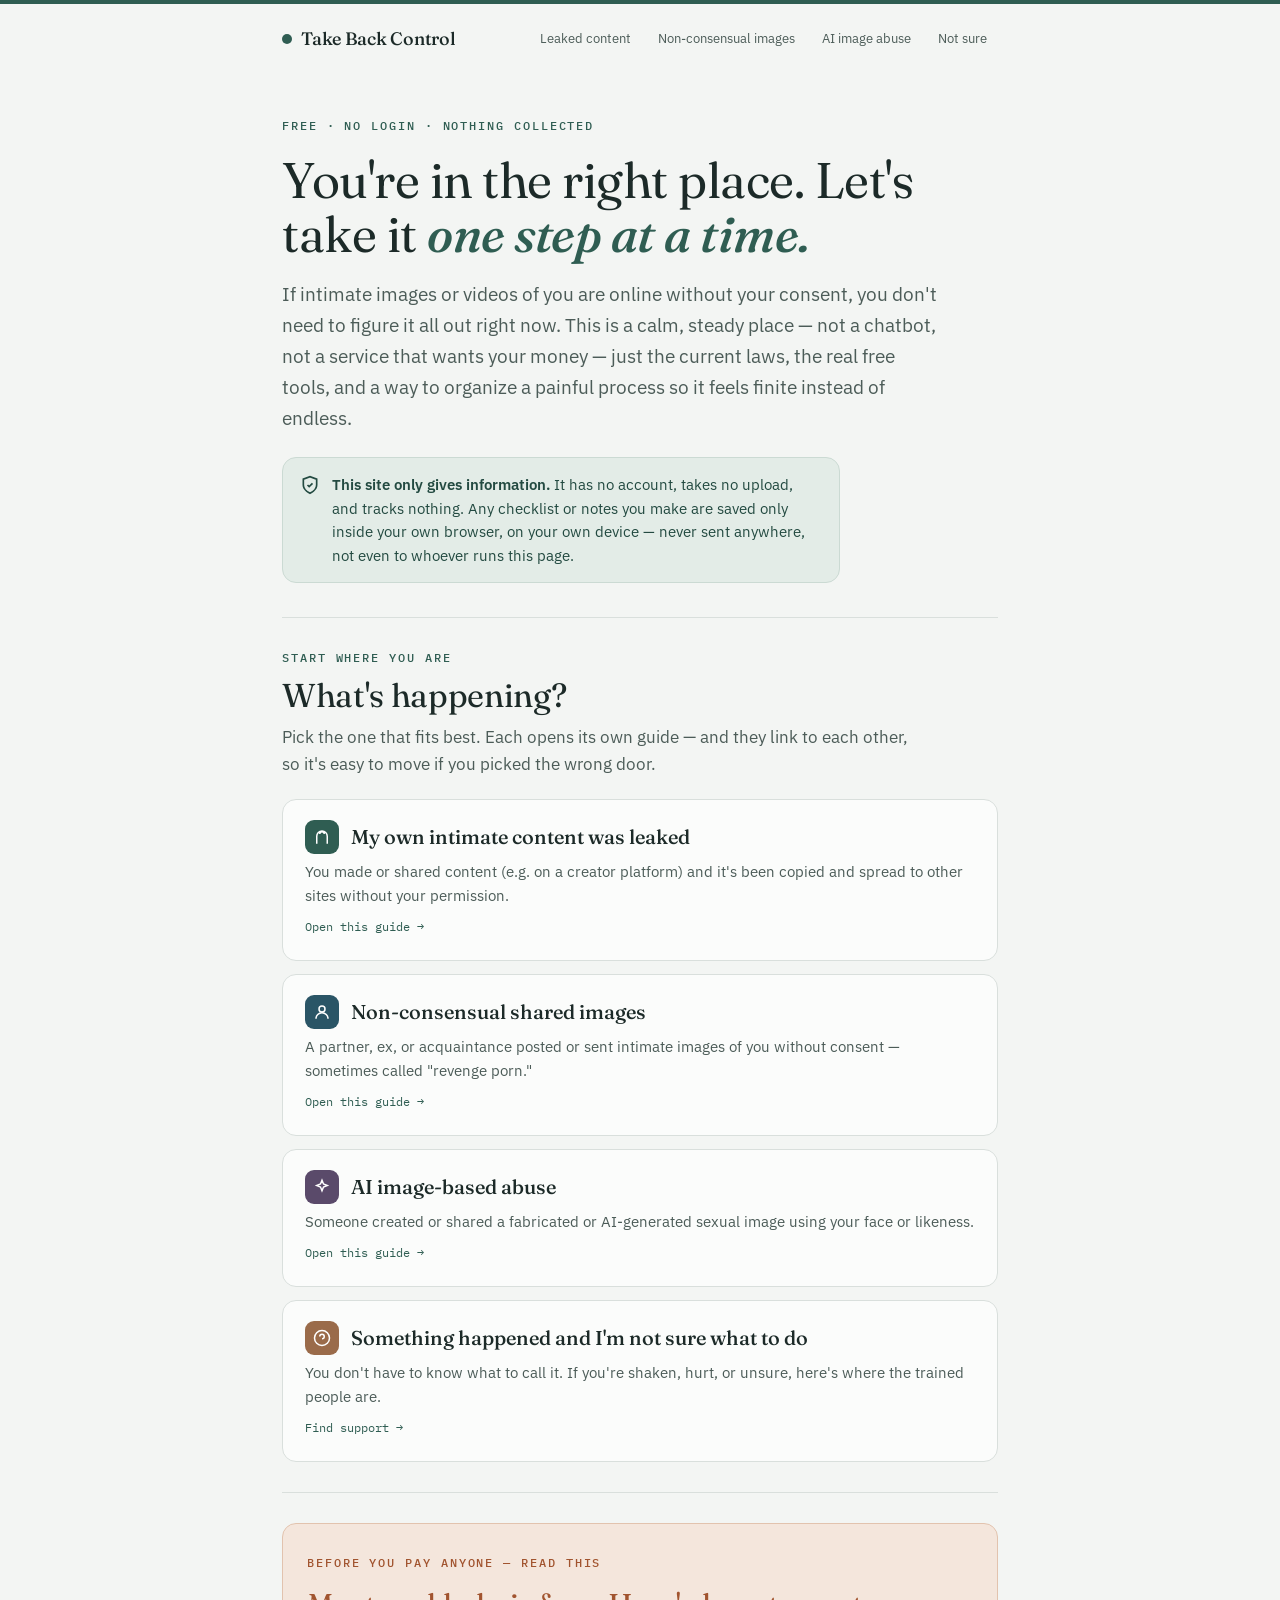
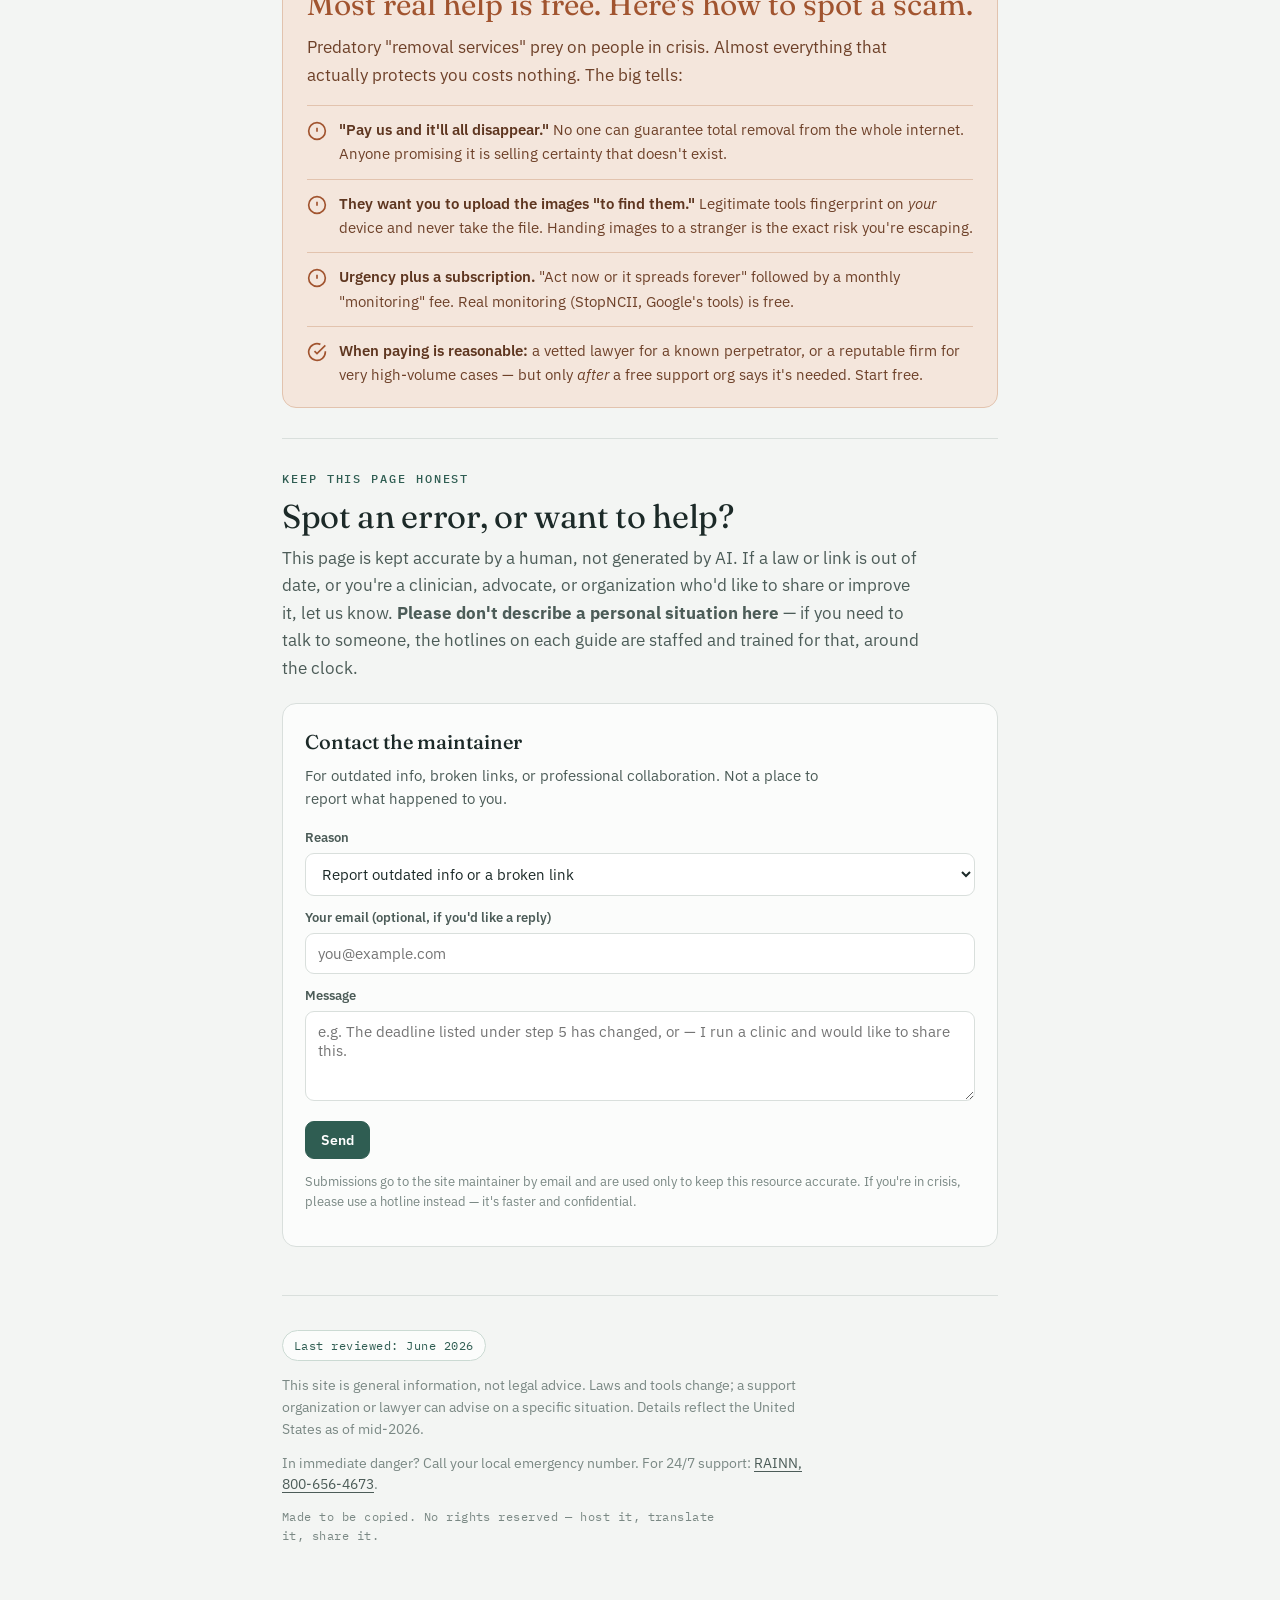
<file: index.html>
<!DOCTYPE html>
<html lang="en">
<head>
<meta charset="UTF-8">
<meta name="viewport" content="width=device-width, initial-scale=1.0">
<title>Take Back Control — Free help removing intimate images shared without consent</title>
<meta name="description" content="A calm, free, no-login place to find current resources, the latest laws, and a way to organize the removal of intimate images shared without your consent. No data collected.">
<link rel="preconnect" href="https://fonts.googleapis.com">
<link rel="preconnect" href="https://fonts.gstatic.com" crossorigin>
<link href="https://fonts.googleapis.com/css2?family=Fraunces:opsz,wght@9..144,380;9..144,500;9..144,600&family=IBM+Plex+Sans:wght@400;500;600&family=IBM+Plex+Mono:wght@400;500&display=swap" rel="stylesheet">
<link rel="stylesheet" href="style.css">
<style>:root{--accent:#2F5D52}</style>
</head>
<body data-page="hub">
<div class="topstripe"></div>
<div class="wrap">

  <nav class="nav">
    <a class="brand" href="index.html"><span class="dot"></span>Take Back Control</a>
    <div class="navlinks">
      <a href="leaked.html">Leaked content</a>
      <a href="shared-without-consent.html">Non-consensual images</a>
      <a href="ai-image-abuse.html">AI image abuse</a>
      <a href="non-consensual.html">Not sure</a>
    </div>
  </nav>

  <header class="hero">
    <span class="eyebrow">Free · No login · Nothing collected</span>
    <h1>You're in the right place. Let's take it <em>one step at a time.</em></h1>
    <p class="lead">If intimate images or videos of you are online without your consent, you don't need to figure it all out right now. This is a calm, steady place — not a chatbot, not a service that wants your money — just the current laws, the real free tools, and a way to organize a painful process so it feels finite instead of endless.</p>
    <div class="privacy-badge">
      <svg width="20" height="20" viewBox="0 0 24 24" fill="none" stroke="currentColor" stroke-width="2"><path d="M12 22s8-4 8-10V5l-8-3-8 3v7c0 6 8 10 8 10z"/><path d="M9 12l2 2 4-4"/></svg>
      <div><b>This site only gives information.</b> It has no account, takes no upload, and tracks nothing. Any checklist or notes you make are saved only inside your own browser, on your own device — never sent anywhere, not even to whoever runs this page.</div>
    </div>
  </header>

  <hr class="divider">

  <section>
    <div class="sec-head">
      <span class="eyebrow">Start where you are</span>
      <h2>What's happening?</h2>
      <p>Pick the one that fits best. Each opens its own guide — and they link to each other, so it's easy to move if you picked the wrong door.</p>
    </div>
    <div class="doors">

      <a class="door" href="leaked.html">
        <div class="d-top">
          <span class="d-stripe" style="background:#2F5D52">
            <svg width="18" height="18" viewBox="0 0 24 24" fill="none" stroke="currentColor" stroke-width="2"><path d="M15 8a3 3 0 10-6 0M5 21V11a7 7 0 0114 0v10"/></svg>
          </span>
          <h3>My own intimate content was leaked</h3>
        </div>
        <p>You made or shared content (e.g. on a creator platform) and it's been copied and spread to other sites without your permission.</p>
        <span class="go">Open this guide →</span>
      </a>

      <a class="door" href="shared-without-consent.html">
        <div class="d-top">
          <span class="d-stripe" style="background:#2A5566">
            <svg width="18" height="18" viewBox="0 0 24 24" fill="none" stroke="currentColor" stroke-width="2"><circle cx="12" cy="8" r="4"/><path d="M4 21a8 8 0 0116 0"/></svg>
          </span>
          <h3>Non-consensual shared images</h3>
        </div>
        <p>A partner, ex, or acquaintance posted or sent intimate images of you without consent — sometimes called "revenge porn."</p>
        <span class="go">Open this guide →</span>
      </a>

      <a class="door" href="ai-image-abuse.html">
        <div class="d-top">
          <span class="d-stripe" style="background:#5A4A6A">
            <svg width="18" height="18" viewBox="0 0 24 24" fill="none" stroke="currentColor" stroke-width="2"><path d="M12 3l2 5 5 2-5 2-2 5-2-5-5-2 5-2z"/></svg>
          </span>
          <h3>AI image-based abuse</h3>
        </div>
        <p>Someone created or shared a fabricated or AI-generated sexual image using your face or likeness.</p>
        <span class="go">Open this guide →</span>
      </a>

      <a class="door" href="non-consensual.html">
        <div class="d-top">
          <span class="d-stripe" style="background:#9A6B4A">
            <svg width="18" height="18" viewBox="0 0 24 24" fill="none" stroke="currentColor" stroke-width="2"><path d="M12 17h.01M12 13a3 3 0 10-3-3"/><circle cx="12" cy="12" r="10"/></svg>
          </span>
          <h3>Something happened and I'm not sure what to do</h3>
        </div>
        <p>You don't have to know what to call it. If you're shaken, hurt, or unsure, here's where the trained people are.</p>
        <span class="go">Find support →</span>
      </a>

    </div>
  </section>

  <hr class="divider">

  <section>
    <div class="scam">
      <span class="eyebrow">Before you pay anyone — read this</span>
      <h2>Most real help is free. Here's how to spot a scam.</h2>
      <p>Predatory "removal services" prey on people in crisis. Almost everything that actually protects you costs nothing. The big tells:</p>
      <div class="flag">
        <svg width="20" height="20" viewBox="0 0 24 24" fill="none" stroke="currentColor" stroke-width="2"><circle cx="12" cy="12" r="10"/><path d="M12 8v5M12 16h.01"/></svg>
        <span><b>"Pay us and it'll all disappear."</b> No one can guarantee total removal from the whole internet. Anyone promising it is selling certainty that doesn't exist.</span>
      </div>
      <div class="flag">
        <svg width="20" height="20" viewBox="0 0 24 24" fill="none" stroke="currentColor" stroke-width="2"><circle cx="12" cy="12" r="10"/><path d="M12 8v5M12 16h.01"/></svg>
        <span><b>They want you to upload the images "to find them."</b> Legitimate tools fingerprint on <i>your</i> device and never take the file. Handing images to a stranger is the exact risk you're escaping.</span>
      </div>
      <div class="flag">
        <svg width="20" height="20" viewBox="0 0 24 24" fill="none" stroke="currentColor" stroke-width="2"><circle cx="12" cy="12" r="10"/><path d="M12 8v5M12 16h.01"/></svg>
        <span><b>Urgency plus a subscription.</b> "Act now or it spreads forever" followed by a monthly "monitoring" fee. Real monitoring (StopNCII, Google's tools) is free.</span>
      </div>
      <div class="flag">
        <svg width="20" height="20" viewBox="0 0 24 24" fill="none" stroke="currentColor" stroke-width="2"><path d="M22 11.08V12a10 10 0 11-5.93-9.14"/><path d="M22 4L12 14.01l-3-3"/></svg>
        <span><b>When paying is reasonable:</b> a vetted lawyer for a known perpetrator, or a reputable firm for very high-volume cases — but only <i>after</i> a free support org says it's needed. Start free.</span>
      </div>
    </div>
  </section>

  <hr class="divider">

  <section>
    <div class="sec-head">
      <span class="eyebrow">Keep this page honest</span>
      <h2>Spot an error, or want to help?</h2>
      <p>This page is kept accurate by a human, not generated by AI. If a law or link is out of date, or you're a clinician, advocate, or organization who'd like to share or improve it, let us know. <b>Please don't describe a personal situation here</b> — if you need to talk to someone, the hotlines on each guide are staffed and trained for that, around the clock.</p>
    </div>
    <div class="contact" id="contact">
      <h3>Contact the maintainer</h3>
      <p class="sub">For outdated info, broken links, or professional collaboration. Not a place to report what happened to you.</p>
      <!-- SET UP: create a free form at https://formspree.io, then paste your form's URL into the action below.
           It will email submissions to the address you register. Replace YOUR_FORM_ID. -->
      <form action="https://formspree.io/f/YOUR_FORM_ID" method="POST">
        <div class="field">
          <label for="reason">Reason</label>
          <select id="reason" name="reason">
            <option>Report outdated info or a broken link</option>
            <option>I'm a clinician / advocate / organization who'd like to help</option>
            <option>Other (not a personal report)</option>
          </select>
        </div>
        <div class="field">
          <label for="email">Your email (optional, if you'd like a reply)</label>
          <input type="email" id="email" name="email" placeholder="you@example.com">
        </div>
        <div class="field">
          <label for="message">Message</label>
          <textarea id="message" name="message" placeholder="e.g. The deadline listed under step 5 has changed, or — I run a clinic and would like to share this."></textarea>
        </div>
        <button class="btn" type="submit">Send</button>
        <p class="note">Submissions go to the site maintainer by email and are used only to keep this resource accurate. If you're in crisis, please use a hotline instead — it's faster and confidential.</p>
      </form>
    </div>
  </section>

  <footer>
    <span class="reviewed">Last reviewed: June 2026</span>
    <p>This site is general information, not legal advice. Laws and tools change; a support organization or lawyer can advise on a specific situation. Details reflect the United States as of mid-2026.</p>
    <p>In immediate danger? Call your local emergency number. For 24/7 support: <a href="tel:18006564673">RAINN, 800-656-4673</a>.</p>
    <p class="made">Made to be copied. No rights reserved — host it, translate it, share it.</p>
  </footer>

</div>
<script src="app.js"></script>
</body>
</html>
</file>
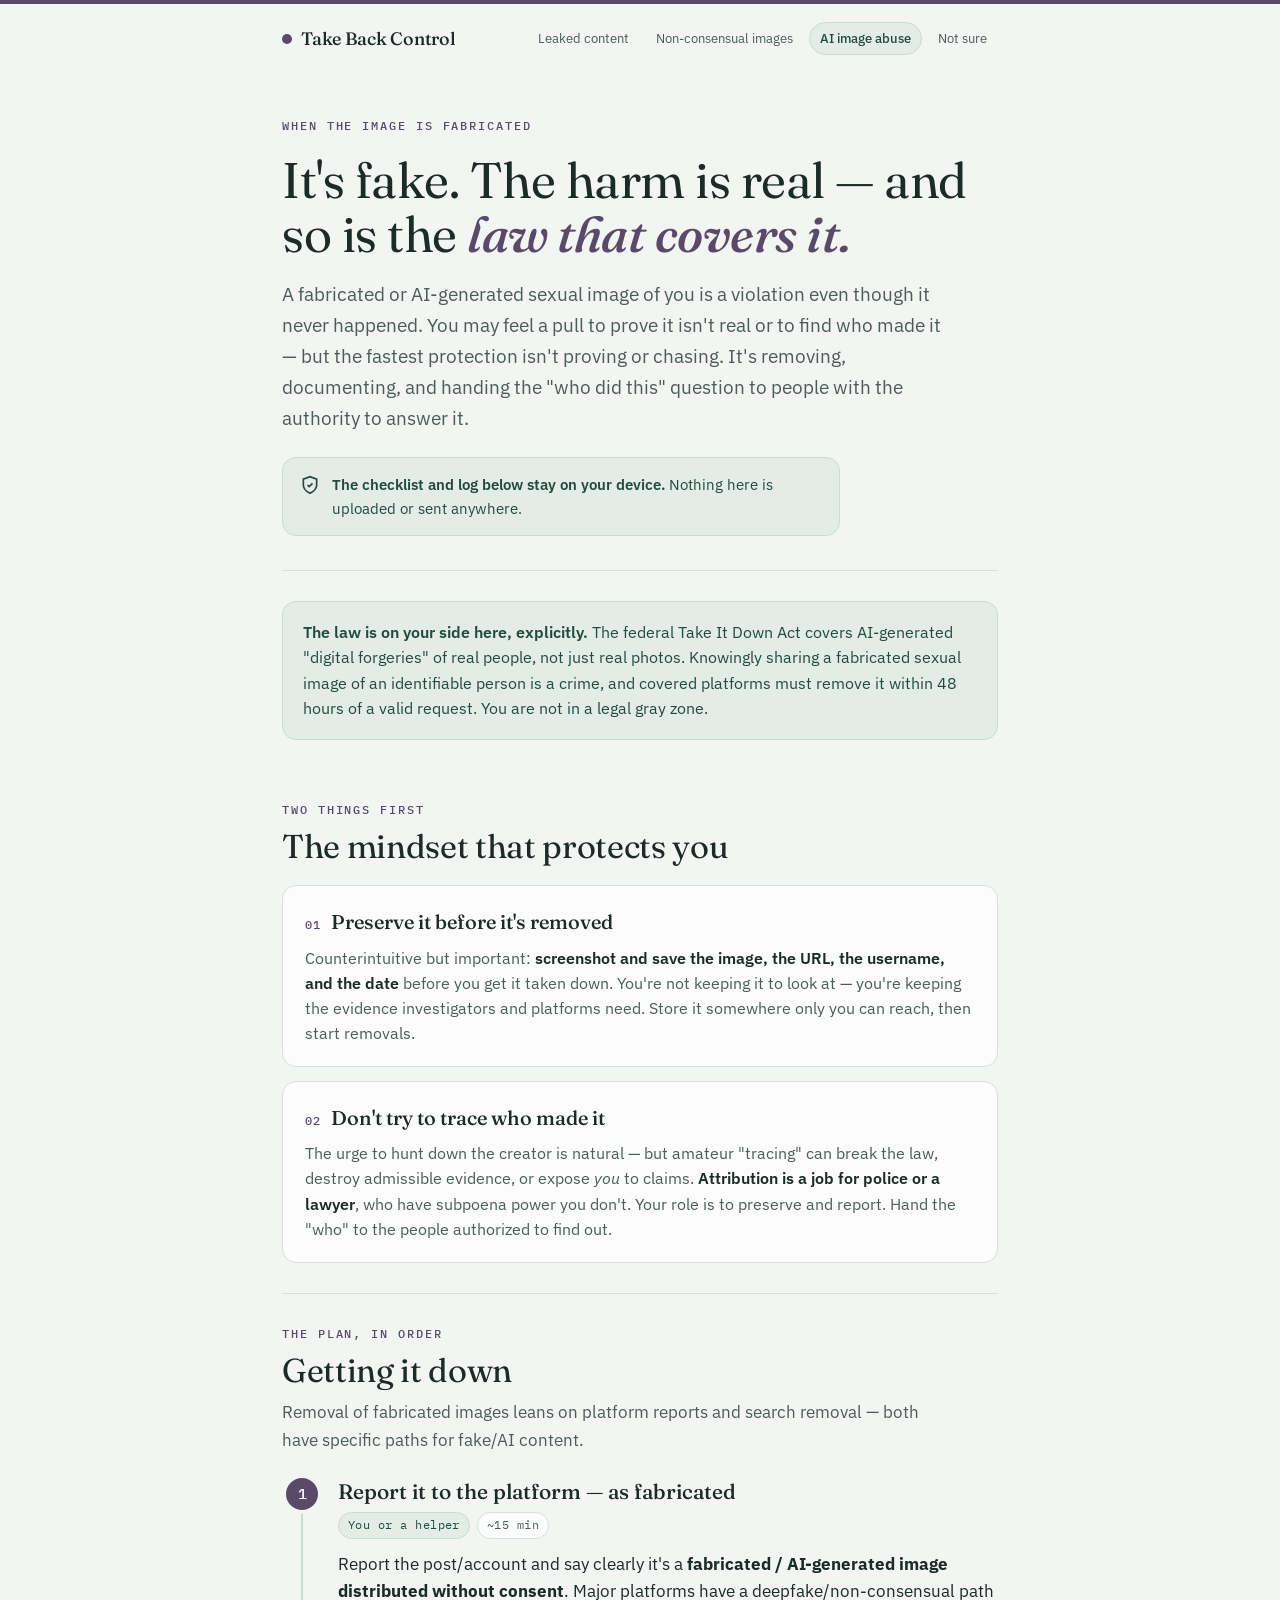
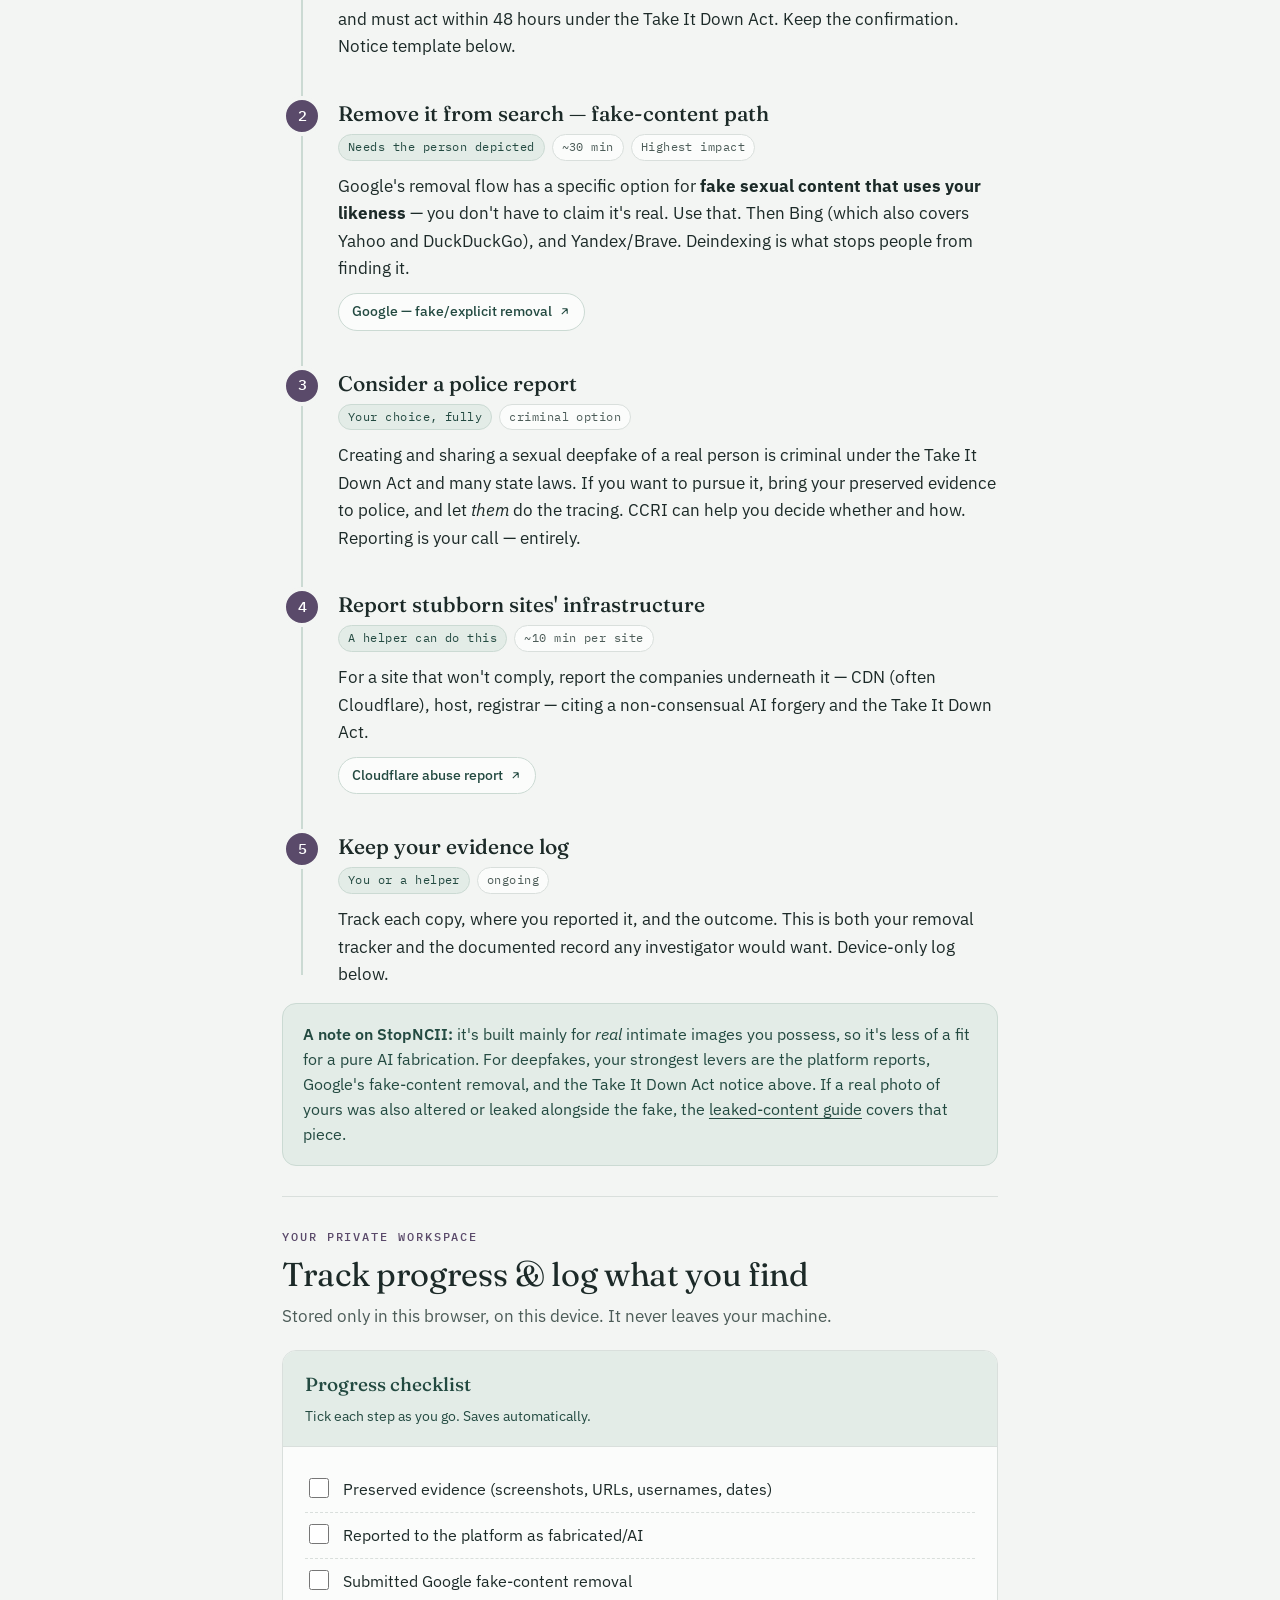
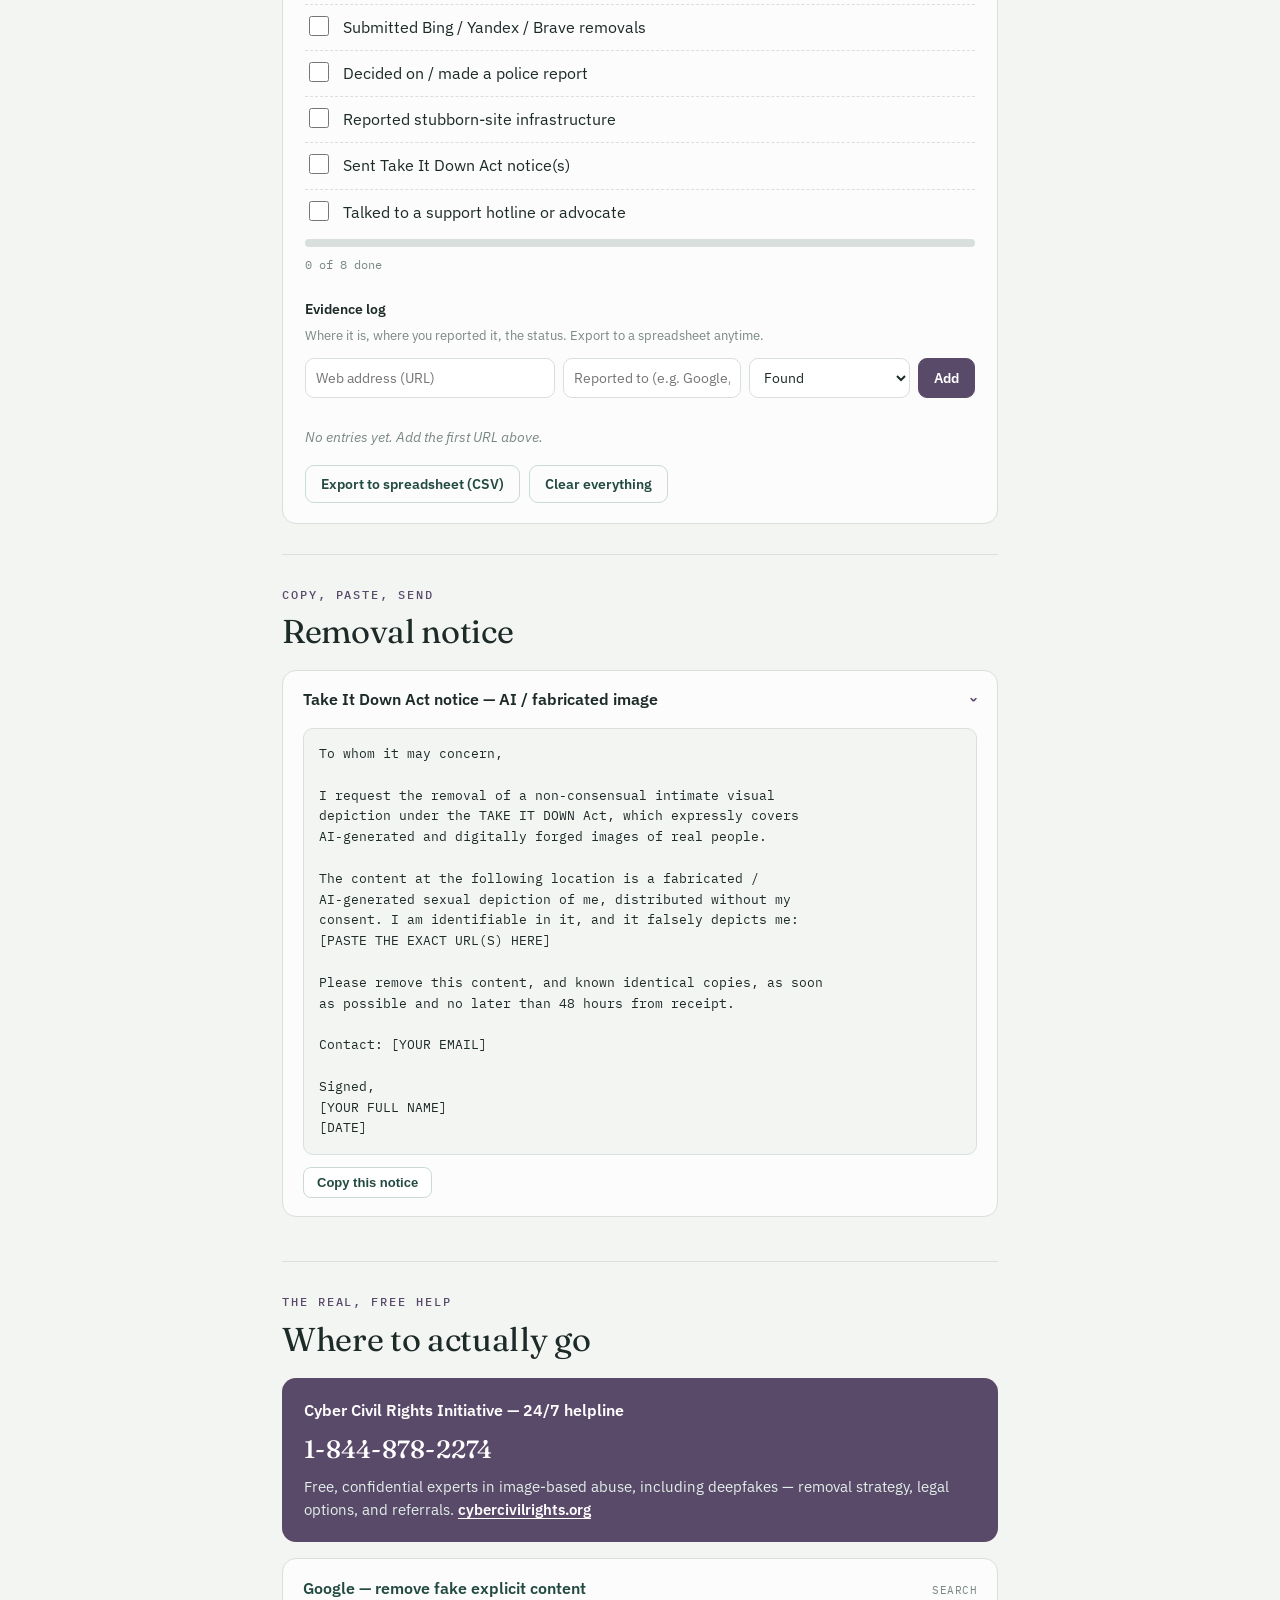
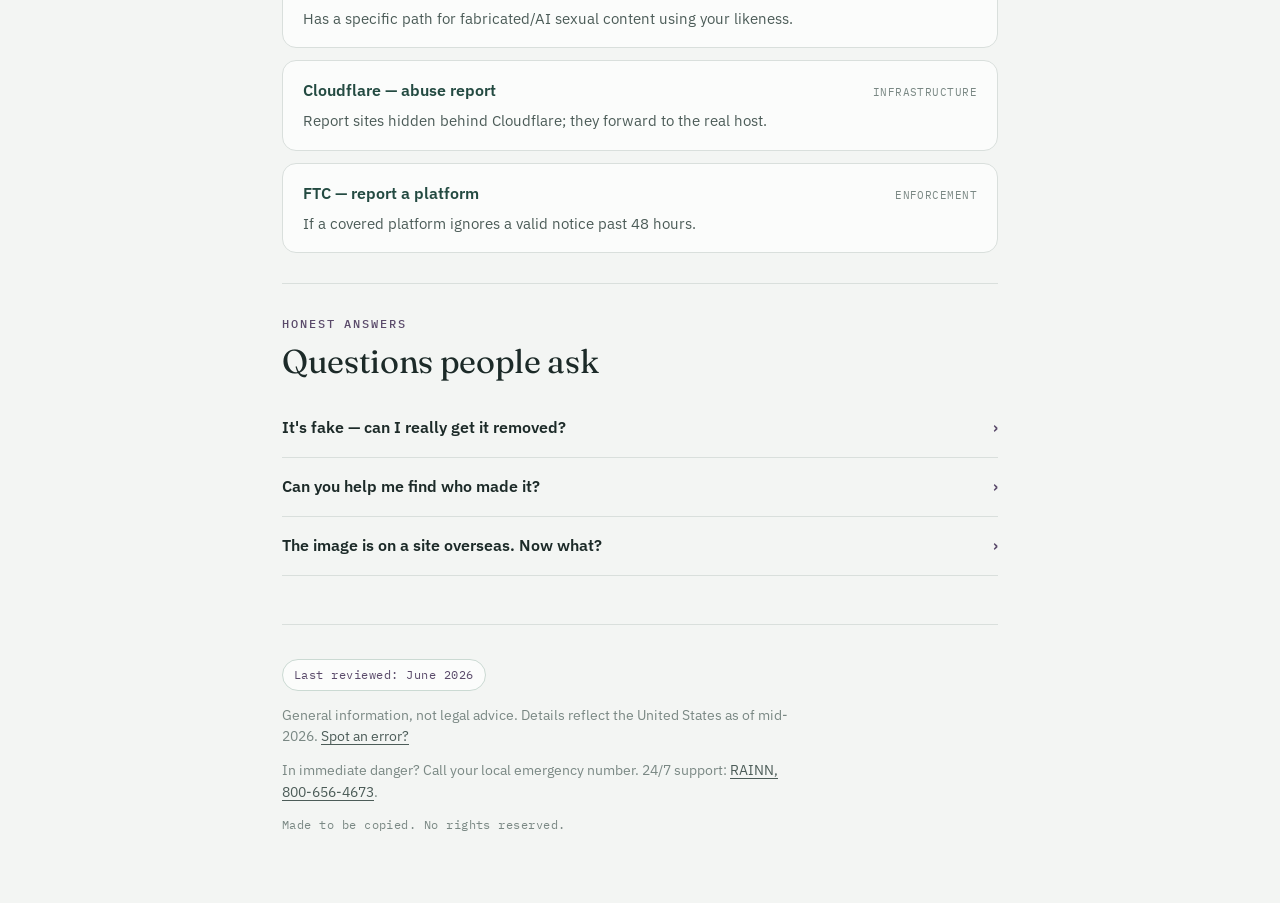
<file: ai-image-abuse.html>
<!DOCTYPE html>
<html lang="en">
<head>
<meta charset="UTF-8">
<meta name="viewport" content="width=device-width, initial-scale=1.0">
<title>A fake or AI image of me was made — Take Back Control</title>
<meta name="description" content="A free, step-by-step guide for removing fabricated or AI-generated sexual images of you. The law covers deepfakes. No data collected.">
<link rel="preconnect" href="https://fonts.googleapis.com">
<link rel="preconnect" href="https://fonts.gstatic.com" crossorigin>
<link href="https://fonts.googleapis.com/css2?family=Fraunces:opsz,wght@9..144,380;9..144,500;9..144,600&family=IBM+Plex+Sans:wght@400;500;600&family=IBM+Plex+Mono:wght@400;500&display=swap" rel="stylesheet">
<link rel="stylesheet" href="style.css">
<style>:root{--accent:#5A4A6A}</style>
</head>
<body data-page="deepfake">
<div class="topstripe"></div>
<div class="wrap">

  <nav class="nav">
    <a class="brand" href="index.html"><span class="dot"></span>Take Back Control</a>
    <div class="navlinks">
      <a href="leaked.html">Leaked content</a>
      <a href="shared-without-consent.html">Non-consensual images</a>
      <a href="ai-image-abuse.html" class="here">AI image abuse</a>
      <a href="non-consensual.html">Not sure</a>
    </div>
  </nav>

  <header class="hero">
    <span class="eyebrow">When the image is fabricated</span>
    <h1>It's fake. The harm is real — and so is the <em>law that covers it.</em></h1>
    <p class="lead">A fabricated or AI-generated sexual image of you is a violation even though it never happened. You may feel a pull to prove it isn't real or to find who made it — but the fastest protection isn't proving or chasing. It's removing, documenting, and handing the "who did this" question to people with the authority to answer it.</p>
    <div class="privacy-badge">
      <svg width="20" height="20" viewBox="0 0 24 24" fill="none" stroke="currentColor" stroke-width="2"><path d="M12 22s8-4 8-10V5l-8-3-8 3v7c0 6 8 10 8 10z"/><path d="M9 12l2 2 4-4"/></svg>
      <div><b>The checklist and log below stay on your device.</b> Nothing here is uploaded or sent anywhere.</div>
    </div>
  </header>

  <hr class="divider">

  <section>
    <div class="callout">
      <b>The law is on your side here, explicitly.</b> The federal Take It Down Act covers AI-generated "digital forgeries" of real people, not just real photos. Knowingly sharing a fabricated sexual image of an identifiable person is a crime, and covered platforms must remove it within 48 hours of a valid request. You are not in a legal gray zone.
    </div>
  </section>

  <section>
    <div class="sec-head">
      <span class="eyebrow">Two things first</span>
      <h2>The mindset that protects you</h2>
    </div>
    <div class="reframes">
      <div class="reframe">
        <h3><span class="ix">01</span> Preserve it before it's removed</h3>
        <p>Counterintuitive but important: <b>screenshot and save the image, the URL, the username, and the date</b> before you get it taken down. You're not keeping it to look at — you're keeping the evidence investigators and platforms need. Store it somewhere only you can reach, then start removals.</p>
      </div>
      <div class="reframe">
        <h3><span class="ix">02</span> Don't try to trace who made it</h3>
        <p>The urge to hunt down the creator is natural — but amateur "tracing" can break the law, destroy admissible evidence, or expose <i>you</i> to claims. <b>Attribution is a job for police or a lawyer</b>, who have subpoena power you don't. Your role is to preserve and report. Hand the "who" to the people authorized to find out.</p>
      </div>
    </div>
  </section>

  <hr class="divider">

  <section>
    <div class="sec-head">
      <span class="eyebrow">The plan, in order</span>
      <h2>Getting it down</h2>
      <p>Removal of fabricated images leans on platform reports and search removal — both have specific paths for fake/AI content.</p>
    </div>
    <div class="steps">

      <div class="step">
        <div class="node">1</div>
        <h3>Report it to the platform — as fabricated</h3>
        <div class="meta"><span class="tag who">You or a helper</span><span class="tag">~15 min</span></div>
        <p class="do">Report the post/account and say clearly it's a <b>fabricated / AI-generated image distributed without consent</b>. Major platforms have a deepfake/non-consensual path and must act within 48 hours under the Take It Down Act. Keep the confirmation. Notice template below.</p>
      </div>

      <div class="step">
        <div class="node">2</div>
        <h3>Remove it from search — fake-content path</h3>
        <div class="meta"><span class="tag who">Needs the person depicted</span><span class="tag">~30 min</span><span class="tag">Highest impact</span></div>
        <p class="do">Google's removal flow has a specific option for <b>fake sexual content that uses your likeness</b> — you don't have to claim it's real. Use that. Then Bing (which also covers Yahoo and DuckDuckGo), and Yandex/Brave. Deindexing is what stops people from finding it.</p>
        <div class="linkrow">
          <a class="pill" href="https://support.google.com/websearch/answer/16305143" target="_blank" rel="noopener">Google — fake/explicit removal<svg width="13" height="13" viewBox="0 0 24 24" fill="none" stroke="currentColor" stroke-width="2"><path d="M7 17L17 7M17 7H8M17 7v9"/></svg></a>
        </div>
      </div>

      <div class="step">
        <div class="node">3</div>
        <h3>Consider a police report</h3>
        <div class="meta"><span class="tag who">Your choice, fully</span><span class="tag">criminal option</span></div>
        <p class="do">Creating and sharing a sexual deepfake of a real person is criminal under the Take It Down Act and many state laws. If you want to pursue it, bring your preserved evidence to police, and let <i>them</i> do the tracing. CCRI can help you decide whether and how. Reporting is your call — entirely.</p>
      </div>

      <div class="step">
        <div class="node">4</div>
        <h3>Report stubborn sites' infrastructure</h3>
        <div class="meta"><span class="tag who">A helper can do this</span><span class="tag">~10 min per site</span></div>
        <p class="do">For a site that won't comply, report the companies underneath it — CDN (often Cloudflare), host, registrar — citing a non-consensual AI forgery and the Take It Down Act.</p>
        <div class="linkrow"><a class="pill" href="https://abuse.cloudflare.com" target="_blank" rel="noopener">Cloudflare abuse report<svg width="13" height="13" viewBox="0 0 24 24" fill="none" stroke="currentColor" stroke-width="2"><path d="M7 17L17 7M17 7H8M17 7v9"/></svg></a></div>
      </div>

      <div class="step">
        <div class="node">5</div>
        <h3>Keep your evidence log</h3>
        <div class="meta"><span class="tag who">You or a helper</span><span class="tag">ongoing</span></div>
        <p class="do">Track each copy, where you reported it, and the outcome. This is both your removal tracker and the documented record any investigator would want. Device-only log below.</p>
      </div>

    </div>
    <div class="callout" style="margin-top:14px"><b>A note on StopNCII:</b> it's built mainly for <i>real</i> intimate images you possess, so it's less of a fit for a pure AI fabrication. For deepfakes, your strongest levers are the platform reports, Google's fake-content removal, and the Take It Down Act notice above. If a real photo of yours was also altered or leaked alongside the fake, the <a href="leaked.html">leaked-content guide</a> covers that piece.</div>
  </section>

  <hr class="divider">

  <section>
    <div class="sec-head"><span class="eyebrow">Your private workspace</span><h2>Track progress &amp; log what you find</h2>
      <p>Stored only in this browser, on this device. It never leaves your machine.</p></div>
    <div class="tool">
      <div class="tool-head"><h3>Progress checklist</h3><p>Tick each step as you go. Saves automatically.</p></div>
      <div class="tool-body">
        <ul class="checklist" id="checklist">
          <li><input type="checkbox" id="c1"><label for="c1">Preserved evidence (screenshots, URLs, usernames, dates)</label></li>
          <li><input type="checkbox" id="c2"><label for="c2">Reported to the platform as fabricated/AI</label></li>
          <li><input type="checkbox" id="c3"><label for="c3">Submitted Google fake-content removal</label></li>
          <li><input type="checkbox" id="c4"><label for="c4">Submitted Bing / Yandex / Brave removals</label></li>
          <li><input type="checkbox" id="c5"><label for="c5">Decided on / made a police report</label></li>
          <li><input type="checkbox" id="c6"><label for="c6">Reported stubborn-site infrastructure</label></li>
          <li><input type="checkbox" id="c7"><label for="c7">Sent Take It Down Act notice(s)</label></li>
          <li><input type="checkbox" id="c8"><label for="c8">Talked to a support hotline or advocate</label></li>
        </ul>
        <div class="progress"><i id="bar"></i></div>
        <p class="ptext" id="ptext">0 of 8 done</p>
        <div class="log">
          <h4>Evidence log</h4>
          <p class="hint">Where it is, where you reported it, the status. Export to a spreadsheet anytime.</p>
          <div class="log-grid">
            <input id="f-url" type="text" placeholder="Web address (URL)" aria-label="URL">
            <input id="f-where" type="text" placeholder="Reported to (e.g. Google, police)" aria-label="Reported to">
            <select id="f-status" aria-label="Status"><option>Found</option><option>Reported</option><option>Removed</option><option>Ignored 48h+</option></select>
            <button class="btn" id="add">Add</button>
          </div>
          <ul class="entries" id="entries"></ul>
          <p class="empty" id="empty">No entries yet. Add the first URL above.</p>
          <div class="log-actions">
            <button class="btn ghost" id="export">Export to spreadsheet (CSV)</button>
            <button class="btn ghost" id="clearall">Clear everything</button>
          </div>
        </div>
      </div>
    </div>
  </section>

  <hr class="divider">

  <section>
    <div class="sec-head"><span class="eyebrow">Copy, paste, send</span><h2>Removal notice</h2></div>
    <details class="tmpl" open>
      <summary>Take It Down Act notice — AI / fabricated image <span class="chev">›</span></summary>
      <div class="tmpl-body">
        <pre id="t1">To whom it may concern,

I request the removal of a non-consensual intimate visual
depiction under the TAKE IT DOWN Act, which expressly covers
AI-generated and digitally forged images of real people.

The content at the following location is a fabricated /
AI-generated sexual depiction of me, distributed without my
consent. I am identifiable in it, and it falsely depicts me:
[PASTE THE EXACT URL(S) HERE]

Please remove this content, and known identical copies, as soon
as possible and no later than 48 hours from receipt.

Contact: [YOUR EMAIL]

Signed,
[YOUR FULL NAME]
[DATE]</pre>
        <button class="copy" data-t="t1">Copy this notice</button>
      </div>
    </details>
  </section>

  <hr class="divider">

  <section>
    <div class="sec-head"><span class="eyebrow">The real, free help</span><h2>Where to actually go</h2></div>
    <div class="res">
      <div class="hotline">
        <div class="r-name">Cyber Civil Rights Initiative — 24/7 helpline</div>
        <span class="r-num">1-844-878-2274</span>
        <div class="r-desc">Free, confidential experts in image-based abuse, including deepfakes — removal strategy, legal options, and referrals. <a href="https://cybercivilrights.org" target="_blank" rel="noopener">cybercivilrights.org</a></div>
      </div>
      <a class="card" href="https://support.google.com/websearch/answer/16305143" target="_blank" rel="noopener"><div class="r-top"><span class="r-name">Google — remove fake explicit content</span><span class="r-tag">SEARCH</span></div><div class="r-desc">Has a specific path for fabricated/AI sexual content using your likeness.</div></a>
      <a class="card" href="https://abuse.cloudflare.com" target="_blank" rel="noopener"><div class="r-top"><span class="r-name">Cloudflare — abuse report</span><span class="r-tag">INFRASTRUCTURE</span></div><div class="r-desc">Report sites hidden behind Cloudflare; they forward to the real host.</div></a>
      <a class="card" href="https://reportfraud.ftc.gov" target="_blank" rel="noopener"><div class="r-top"><span class="r-name">FTC — report a platform</span><span class="r-tag">ENFORCEMENT</span></div><div class="r-desc">If a covered platform ignores a valid notice past 48 hours.</div></a>
    </div>
  </section>

  <hr class="divider">

  <section class="faq">
    <div class="sec-head"><span class="eyebrow">Honest answers</span><h2>Questions people ask</h2></div>
    <details>
      <summary>It's fake — can I really get it removed?<span class="chev">›</span></summary>
      <div class="ans"><p>Yes. You don't have to prove anything is real. Platforms and Google have specific removal paths for fabricated/AI sexual content using your likeness, and the Take It Down Act explicitly covers digital forgeries. "It's fake" is the basis for removal, not an obstacle to it.</p></div>
    </details>
    <details>
      <summary>Can you help me find who made it?<span class="chev">›</span></summary>
      <div class="ans"><p>This guide deliberately won't, and you shouldn't try to either — not because the question doesn't matter, but because amateur tracing can be illegal, can wreck a future case, and can put you at risk. The right move is to preserve the evidence and bring it to police or a lawyer, who can compel the information lawfully.</p></div>
    </details>
    <details>
      <summary>The image is on a site overseas. Now what?<span class="chev">›</span></summary>
      <div class="ans"><p>Focus on making it unfindable rather than deleted at the source: remove it from search, and report the US/EU infrastructure underneath the site (CDN, host, registrar). The CCRI hotline is very good at this.</p></div>
    </details>
  </section>

  <footer>
    <span class="reviewed">Last reviewed: June 2026</span>
    <p>General information, not legal advice. Details reflect the United States as of mid-2026. <a href="index.html#contact">Spot an error?</a></p>
    <p>In immediate danger? Call your local emergency number. 24/7 support: <a href="tel:18006564673">RAINN, 800-656-4673</a>.</p>
    <p class="made">Made to be copied. No rights reserved.</p>
  </footer>

</div>
<script src="app.js"></script>
</body>
</html>
</file>
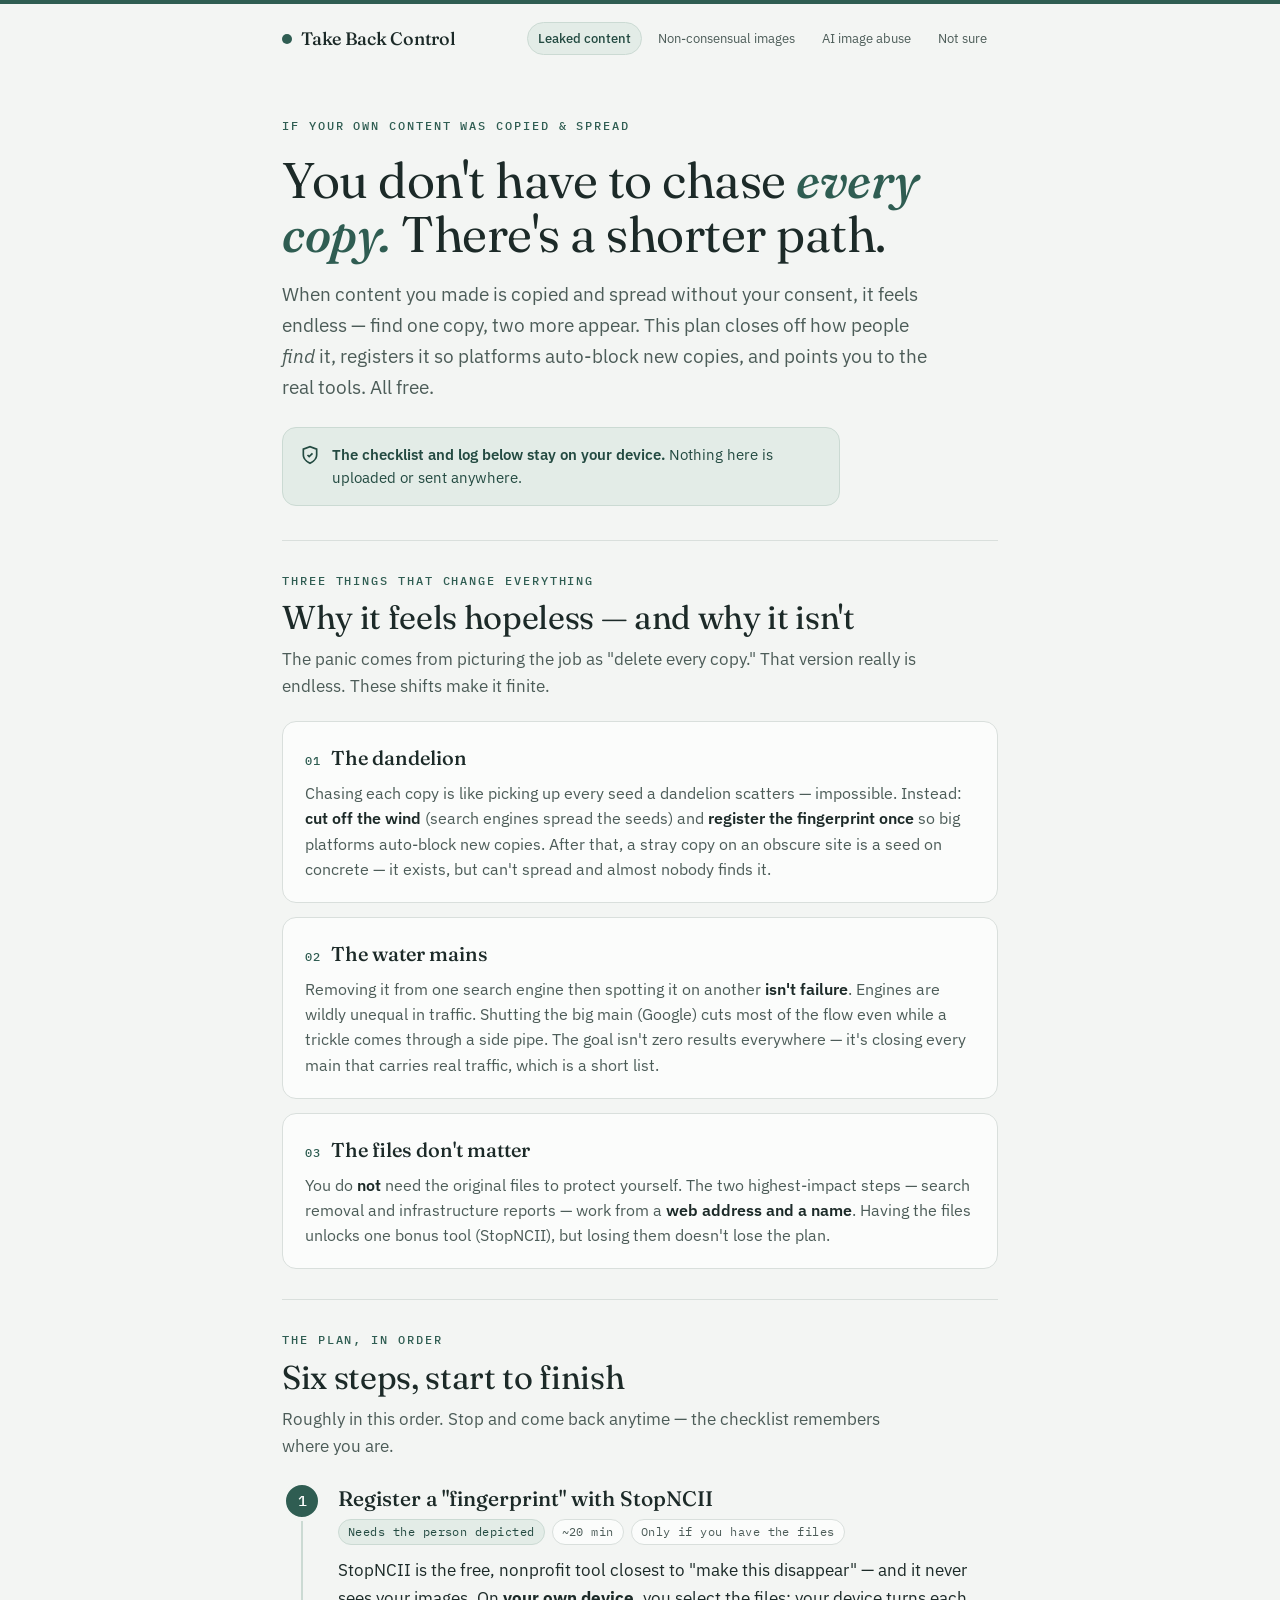
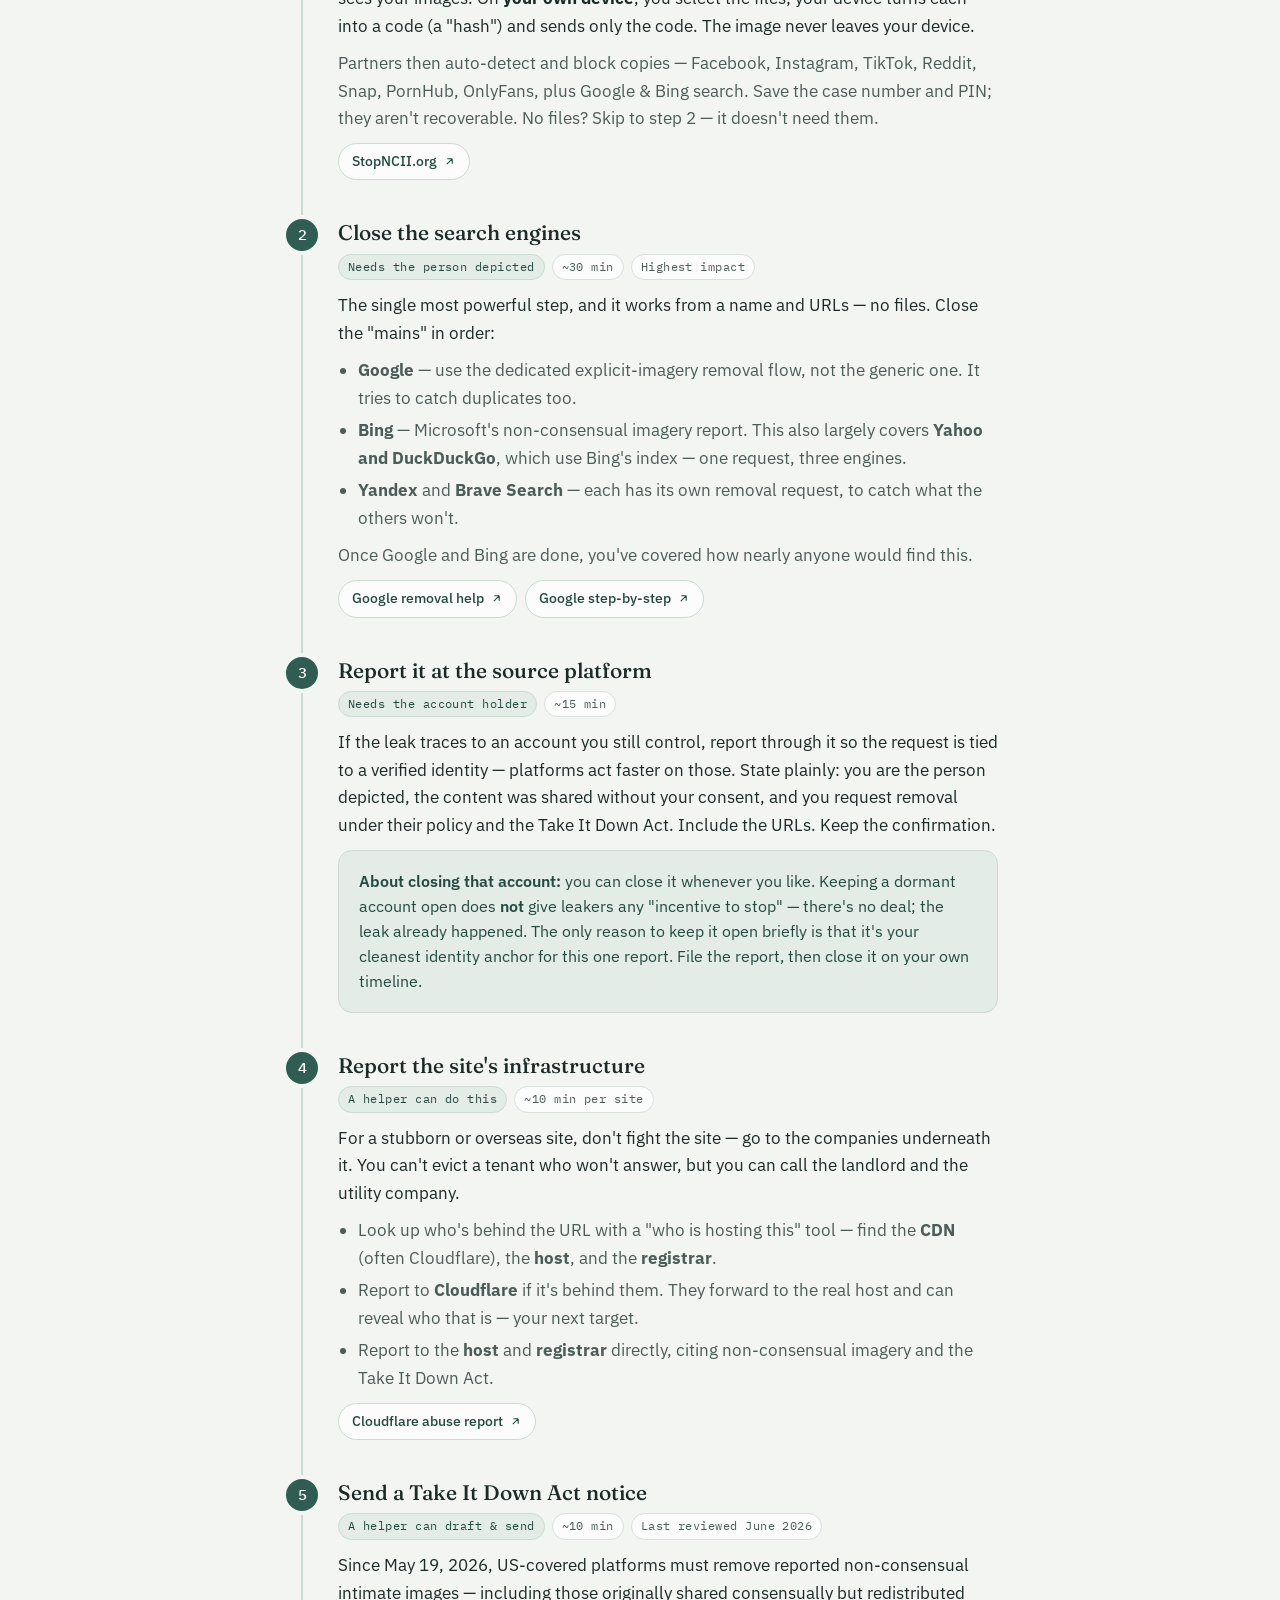
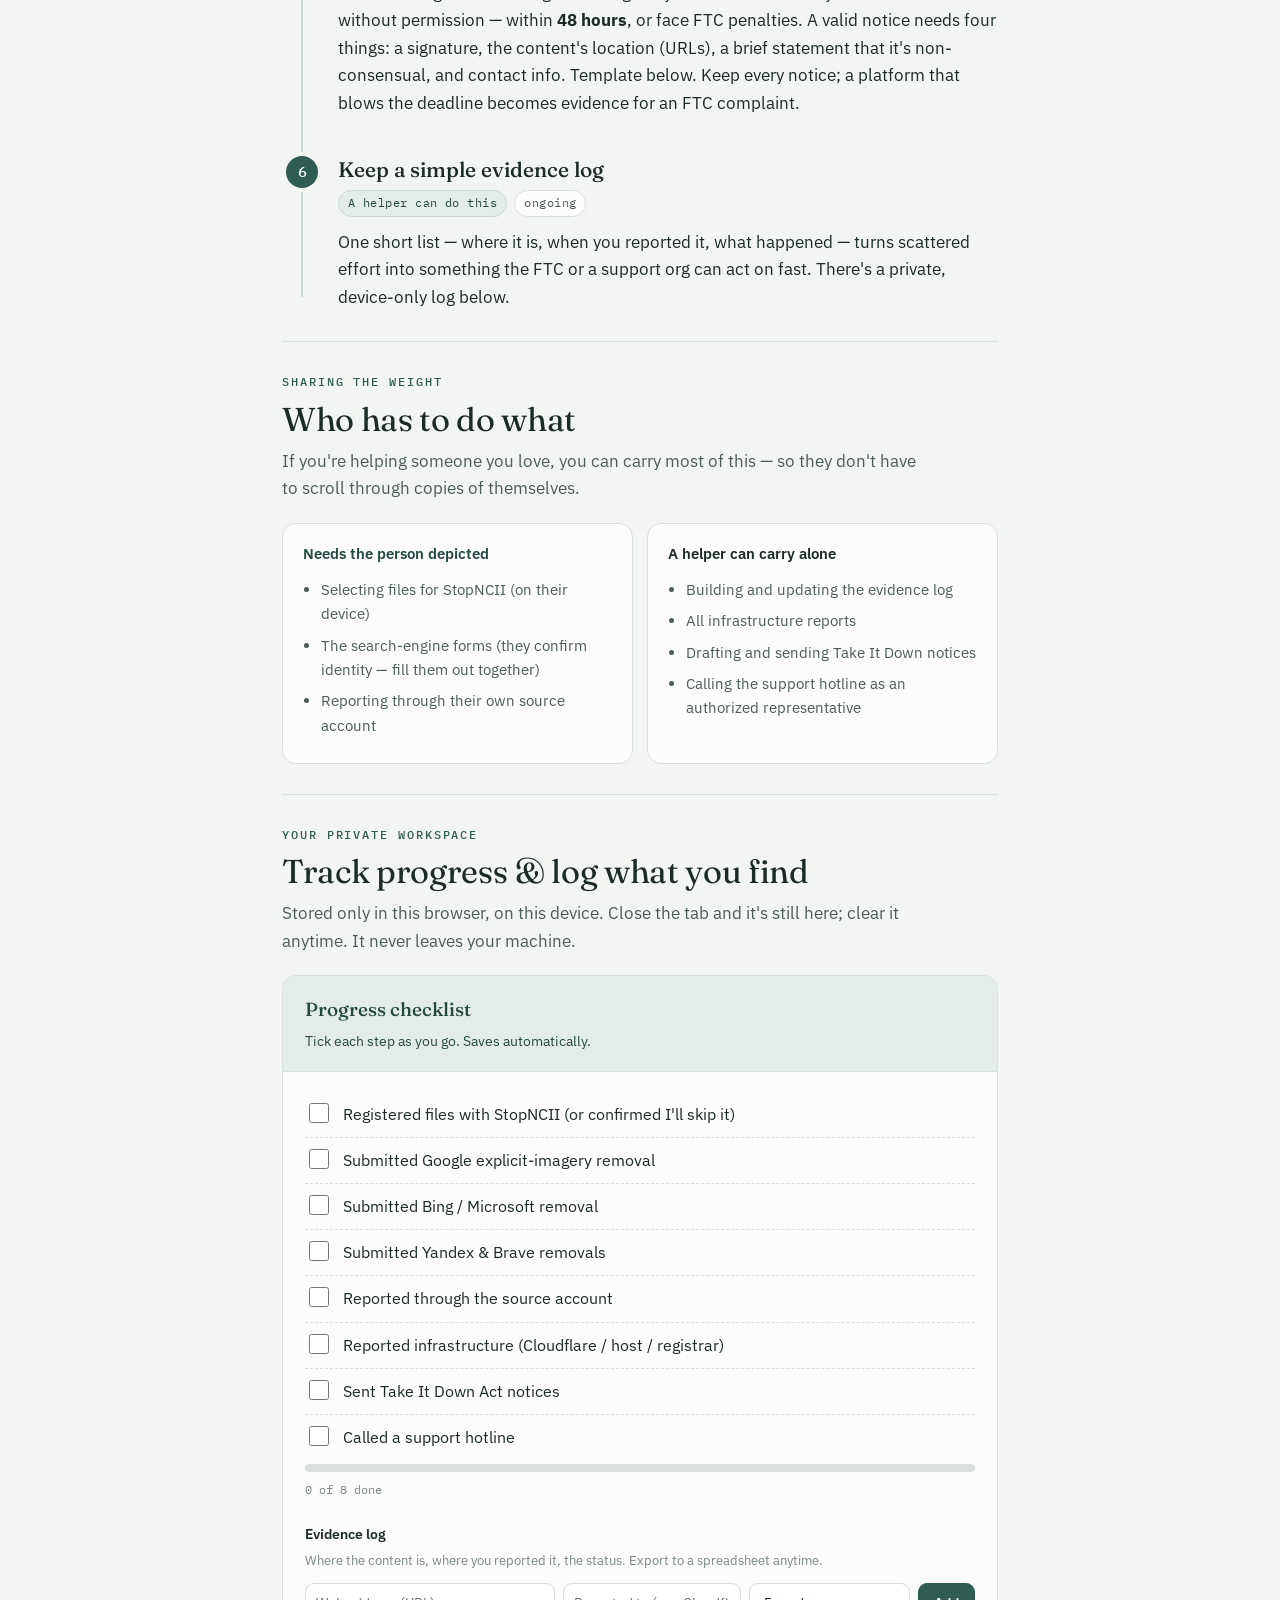
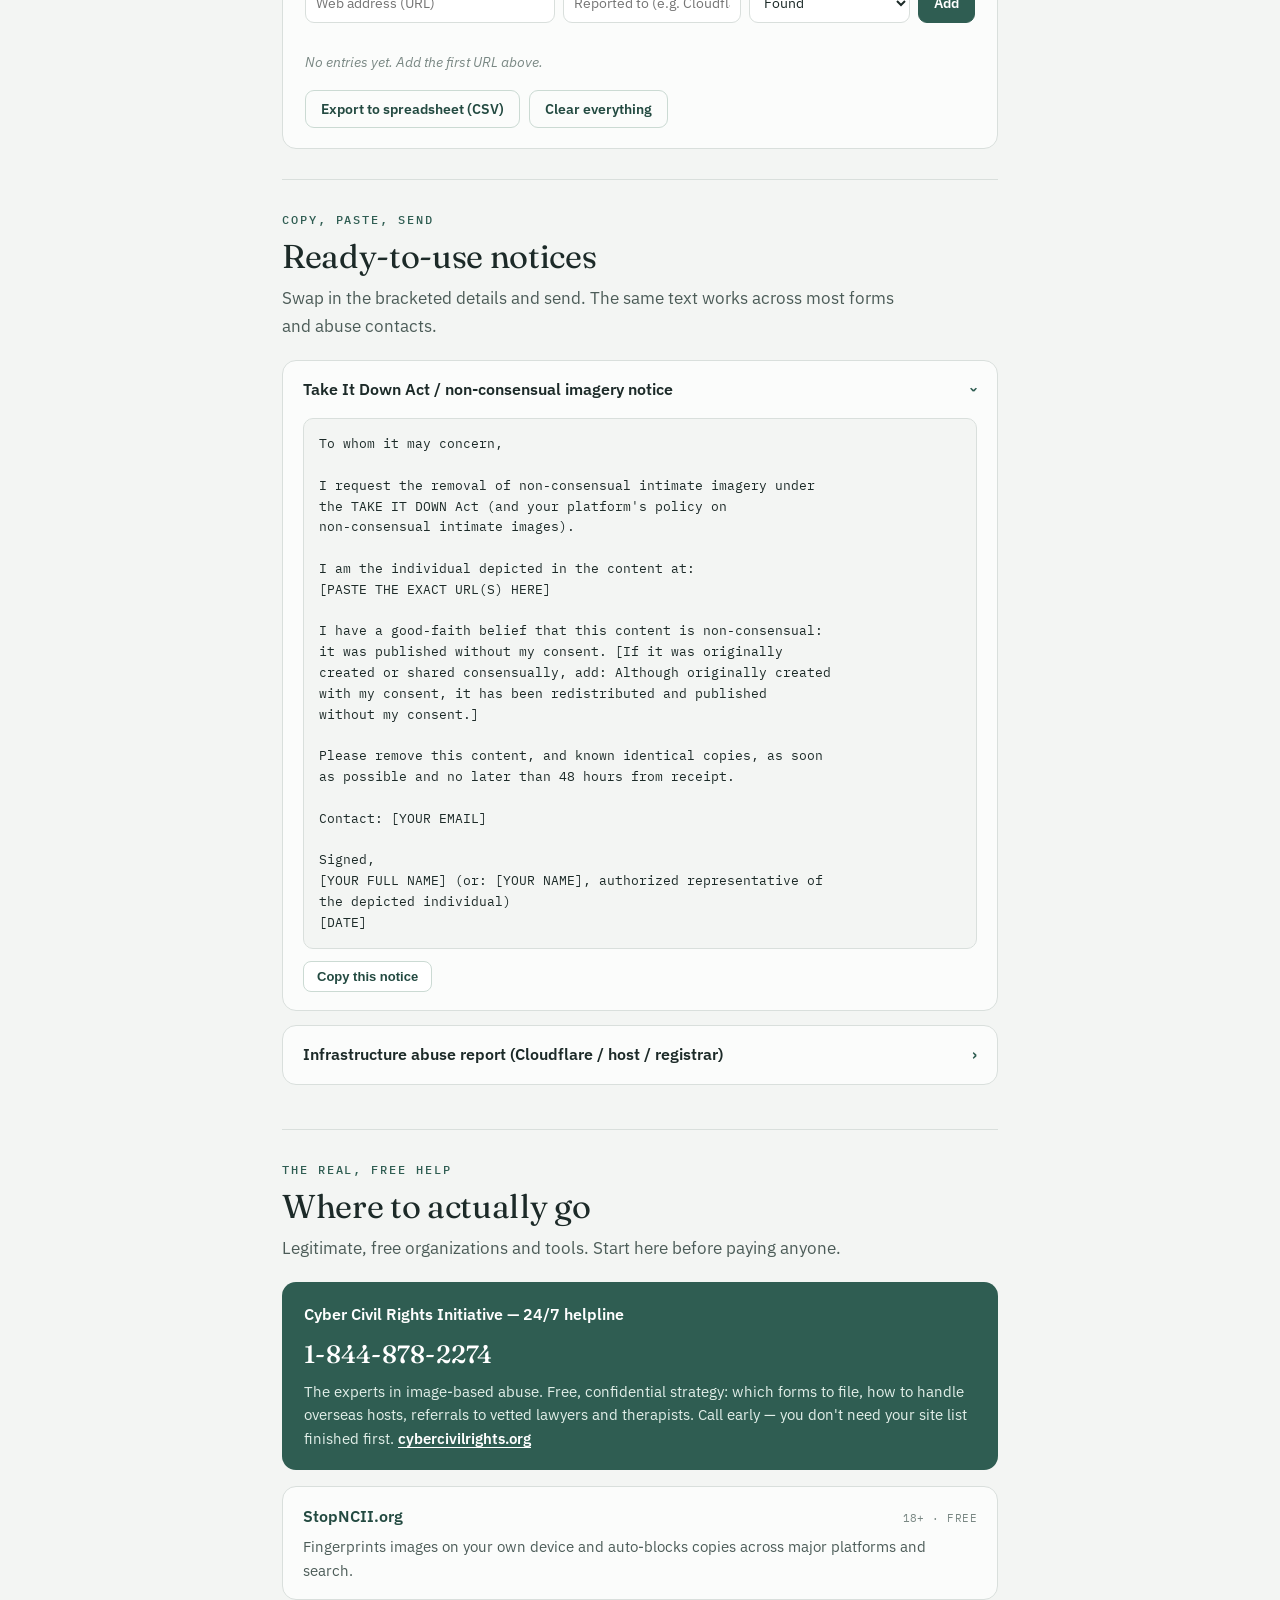
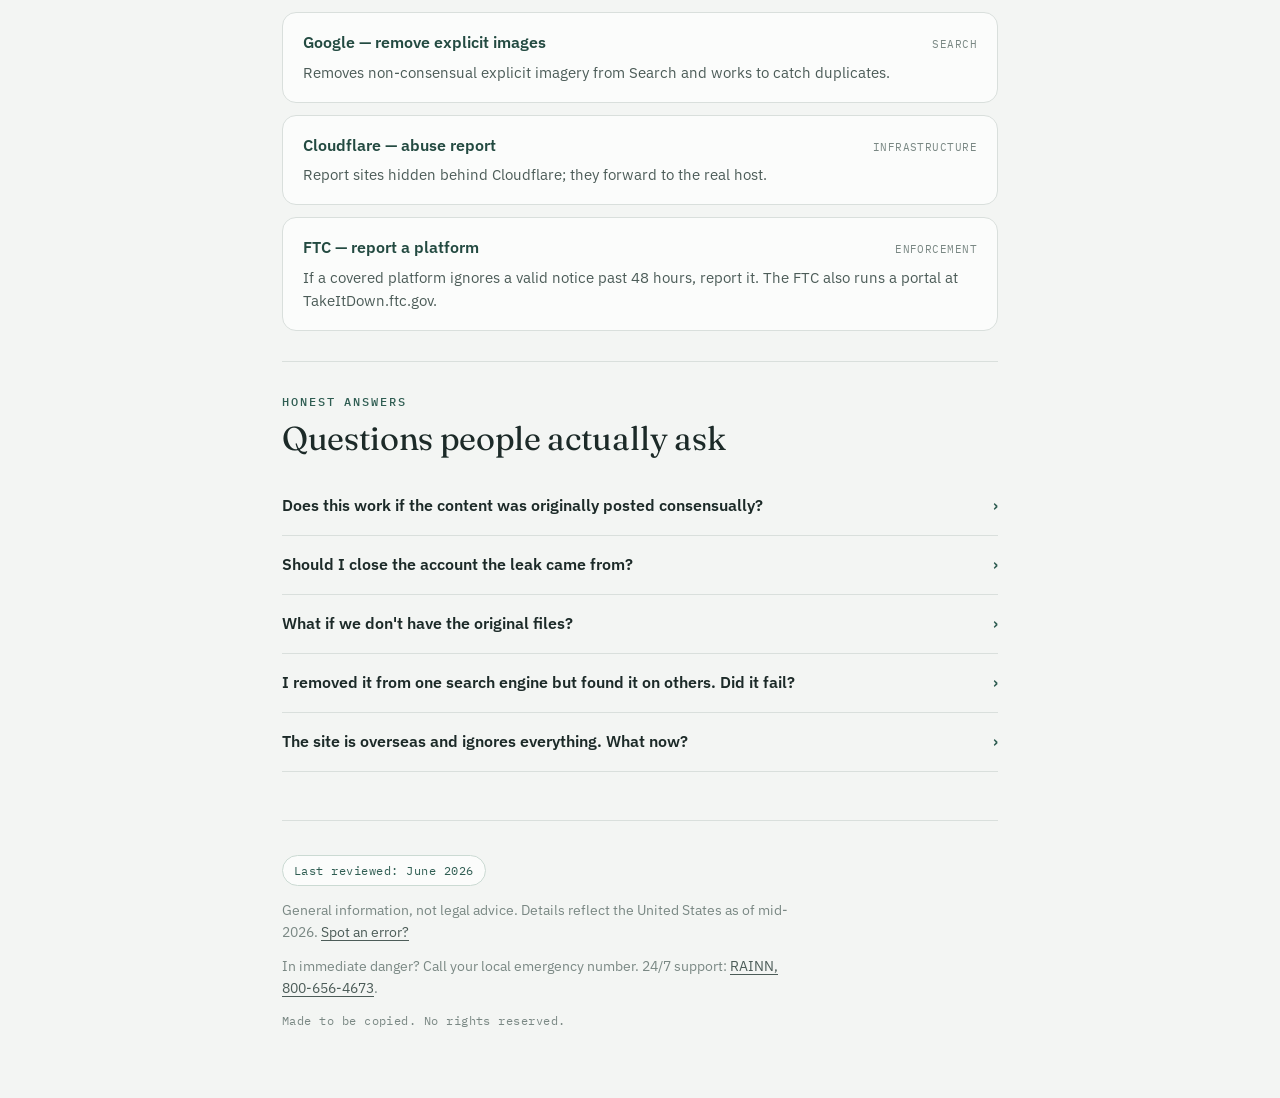
<file: leaked.html>
<!DOCTYPE html>
<html lang="en">
<head>
<meta charset="UTF-8">
<meta name="viewport" content="width=device-width, initial-scale=1.0">
<title>My intimate content was leaked — Take Back Control</title>
<meta name="description" content="A free, step-by-step guide to removing leaked intimate content from the internet and search results. No data collected.">
<link rel="preconnect" href="https://fonts.googleapis.com">
<link rel="preconnect" href="https://fonts.gstatic.com" crossorigin>
<link href="https://fonts.googleapis.com/css2?family=Fraunces:opsz,wght@9..144,380;9..144,500;9..144,600&family=IBM+Plex+Sans:wght@400;500;600&family=IBM+Plex+Mono:wght@400;500&display=swap" rel="stylesheet">
<link rel="stylesheet" href="style.css">
<style>:root{--accent:#2F5D52}</style>
</head>
<body data-page="leaked">
<div class="topstripe"></div>
<div class="wrap">

  <nav class="nav">
    <a class="brand" href="index.html"><span class="dot"></span>Take Back Control</a>
    <div class="navlinks">
      <a href="leaked.html" class="here">Leaked content</a>
      <a href="shared-without-consent.html">Non-consensual images</a>
      <a href="ai-image-abuse.html">AI image abuse</a>
      <a href="non-consensual.html">Not sure</a>
    </div>
  </nav>

  <header class="hero">
    <span class="eyebrow">If your own content was copied &amp; spread</span>
    <h1>You don't have to chase <em>every copy.</em> There's a shorter path.</h1>
    <p class="lead">When content you made is copied and spread without your consent, it feels endless — find one copy, two more appear. This plan closes off how people <em>find</em> it, registers it so platforms auto-block new copies, and points you to the real tools. All free.</p>
    <div class="privacy-badge">
      <svg width="20" height="20" viewBox="0 0 24 24" fill="none" stroke="currentColor" stroke-width="2"><path d="M12 22s8-4 8-10V5l-8-3-8 3v7c0 6 8 10 8 10z"/><path d="M9 12l2 2 4-4"/></svg>
      <div><b>The checklist and log below stay on your device.</b> Nothing here is uploaded or sent anywhere.</div>
    </div>
  </header>

  <hr class="divider">

  <section>
    <div class="sec-head">
      <span class="eyebrow">Three things that change everything</span>
      <h2>Why it feels hopeless — and why it isn't</h2>
      <p>The panic comes from picturing the job as "delete every copy." That version really is endless. These shifts make it finite.</p>
    </div>
    <div class="reframes">
      <div class="reframe">
        <h3><span class="ix">01</span> The dandelion</h3>
        <p>Chasing each copy is like picking up every seed a dandelion scatters — impossible. Instead: <b>cut off the wind</b> (search engines spread the seeds) and <b>register the fingerprint once</b> so big platforms auto-block new copies. After that, a stray copy on an obscure site is a seed on concrete — it exists, but can't spread and almost nobody finds it.</p>
      </div>
      <div class="reframe">
        <h3><span class="ix">02</span> The water mains</h3>
        <p>Removing it from one search engine then spotting it on another <b>isn't failure</b>. Engines are wildly unequal in traffic. Shutting the big main (Google) cuts most of the flow even while a trickle comes through a side pipe. The goal isn't zero results everywhere — it's closing every main that carries real traffic, which is a short list.</p>
      </div>
      <div class="reframe">
        <h3><span class="ix">03</span> The files don't matter</h3>
        <p>You do <b>not</b> need the original files to protect yourself. The two highest-impact steps — search removal and infrastructure reports — work from a <b>web address and a name</b>. Having the files unlocks one bonus tool (StopNCII), but losing them doesn't lose the plan.</p>
      </div>
    </div>
  </section>

  <hr class="divider">

  <section>
    <div class="sec-head">
      <span class="eyebrow">The plan, in order</span>
      <h2>Six steps, start to finish</h2>
      <p>Roughly in this order. Stop and come back anytime — the checklist remembers where you are.</p>
    </div>
    <div class="steps">

      <div class="step">
        <div class="node">1</div>
        <h3>Register a "fingerprint" with StopNCII</h3>
        <div class="meta"><span class="tag who">Needs the person depicted</span><span class="tag">~20 min</span><span class="tag">Only if you have the files</span></div>
        <p class="do">StopNCII is the free, nonprofit tool closest to "make this disappear" — and it never sees your images. On <b>your own device</b>, you select the files; your device turns each into a code (a "hash") and sends only the code. The image never leaves your device.</p>
        <p>Partners then auto-detect and block copies — Facebook, Instagram, TikTok, Reddit, Snap, PornHub, OnlyFans, plus Google &amp; Bing search. Save the case number and PIN; they aren't recoverable. No files? Skip to step 2 — it doesn't need them.</p>
        <div class="linkrow"><a class="pill" href="https://stopncii.org" target="_blank" rel="noopener">StopNCII.org<svg width="13" height="13" viewBox="0 0 24 24" fill="none" stroke="currentColor" stroke-width="2"><path d="M7 17L17 7M17 7H8M17 7v9"/></svg></a></div>
      </div>

      <div class="step">
        <div class="node">2</div>
        <h3>Close the search engines</h3>
        <div class="meta"><span class="tag who">Needs the person depicted</span><span class="tag">~30 min</span><span class="tag">Highest impact</span></div>
        <p class="do">The single most powerful step, and it works from a name and URLs — no files. Close the "mains" in order:</p>
        <ul>
          <li><b>Google</b> — use the dedicated explicit-imagery removal flow, not the generic one. It tries to catch duplicates too.</li>
          <li><b>Bing</b> — Microsoft's non-consensual imagery report. This also largely covers <b>Yahoo and DuckDuckGo</b>, which use Bing's index — one request, three engines.</li>
          <li><b>Yandex</b> and <b>Brave Search</b> — each has its own removal request, to catch what the others won't.</li>
        </ul>
        <p>Once Google and Bing are done, you've covered how nearly anyone would find this.</p>
        <div class="linkrow">
          <a class="pill" href="https://support.google.com/websearch/answer/13650142" target="_blank" rel="noopener">Google removal help<svg width="13" height="13" viewBox="0 0 24 24" fill="none" stroke="currentColor" stroke-width="2"><path d="M7 17L17 7M17 7H8M17 7v9"/></svg></a>
          <a class="pill" href="https://support.google.com/websearch/answer/16854698" target="_blank" rel="noopener">Google step-by-step<svg width="13" height="13" viewBox="0 0 24 24" fill="none" stroke="currentColor" stroke-width="2"><path d="M7 17L17 7M17 7H8M17 7v9"/></svg></a>
        </div>
      </div>

      <div class="step">
        <div class="node">3</div>
        <h3>Report it at the source platform</h3>
        <div class="meta"><span class="tag who">Needs the account holder</span><span class="tag">~15 min</span></div>
        <p class="do">If the leak traces to an account you still control, report through it so the request is tied to a verified identity — platforms act faster on those. State plainly: you are the person depicted, the content was shared without your consent, and you request removal under their policy and the Take It Down Act. Include the URLs. Keep the confirmation.</p>
        <div class="callout" style="margin-top:6px"><b>About closing that account:</b> you can close it whenever you like. Keeping a dormant account open does <b>not</b> give leakers any "incentive to stop" — there's no deal; the leak already happened. The only reason to keep it open briefly is that it's your cleanest identity anchor for this one report. File the report, then close it on your own timeline.</div>
      </div>

      <div class="step">
        <div class="node">4</div>
        <h3>Report the site's infrastructure</h3>
        <div class="meta"><span class="tag who">A helper can do this</span><span class="tag">~10 min per site</span></div>
        <p class="do">For a stubborn or overseas site, don't fight the site — go to the companies underneath it. You can't evict a tenant who won't answer, but you can call the landlord and the utility company.</p>
        <ul>
          <li>Look up who's behind the URL with a "who is hosting this" tool — find the <b>CDN</b> (often Cloudflare), the <b>host</b>, and the <b>registrar</b>.</li>
          <li>Report to <b>Cloudflare</b> if it's behind them. They forward to the real host and can reveal who that is — your next target.</li>
          <li>Report to the <b>host</b> and <b>registrar</b> directly, citing non-consensual imagery and the Take It Down Act.</li>
        </ul>
        <div class="linkrow"><a class="pill" href="https://abuse.cloudflare.com" target="_blank" rel="noopener">Cloudflare abuse report<svg width="13" height="13" viewBox="0 0 24 24" fill="none" stroke="currentColor" stroke-width="2"><path d="M7 17L17 7M17 7H8M17 7v9"/></svg></a></div>
      </div>

      <div class="step">
        <div class="node">5</div>
        <h3>Send a Take It Down Act notice</h3>
        <div class="meta"><span class="tag who">A helper can draft &amp; send</span><span class="tag">~10 min</span><span class="tag">Last reviewed June 2026</span></div>
        <p class="do">Since May 19, 2026, US-covered platforms must remove reported non-consensual intimate images — including those originally shared consensually but redistributed without permission — within <b>48 hours</b>, or face FTC penalties. A valid notice needs four things: a signature, the content's location (URLs), a brief statement that it's non-consensual, and contact info. Template below. Keep every notice; a platform that blows the deadline becomes evidence for an FTC complaint.</p>
      </div>

      <div class="step">
        <div class="node">6</div>
        <h3>Keep a simple evidence log</h3>
        <div class="meta"><span class="tag who">A helper can do this</span><span class="tag">ongoing</span></div>
        <p class="do">One short list — where it is, when you reported it, what happened — turns scattered effort into something the FTC or a support org can act on fast. There's a private, device-only log below.</p>
      </div>

    </div>
  </section>

  <hr class="divider">

  <section>
    <div class="sec-head"><span class="eyebrow">Sharing the weight</span><h2>Who has to do what</h2>
      <p>If you're helping someone you love, you can carry most of this — so they don't have to scroll through copies of themselves.</p></div>
    <div class="split">
      <div class="col person"><h3>Needs the person depicted</h3>
        <ul><li>Selecting files for StopNCII (on their device)</li><li>The search-engine forms (they confirm identity — fill them out together)</li><li>Reporting through their own source account</li></ul></div>
      <div class="col"><h3>A helper can carry alone</h3>
        <ul><li>Building and updating the evidence log</li><li>All infrastructure reports</li><li>Drafting and sending Take It Down notices</li><li>Calling the support hotline as an authorized representative</li></ul></div>
    </div>
  </section>

  <hr class="divider">

  <section>
    <div class="sec-head"><span class="eyebrow">Your private workspace</span><h2>Track progress &amp; log what you find</h2>
      <p>Stored only in this browser, on this device. Close the tab and it's still here; clear it anytime. It never leaves your machine.</p></div>
    <div class="tool">
      <div class="tool-head"><h3>Progress checklist</h3><p>Tick each step as you go. Saves automatically.</p></div>
      <div class="tool-body">
        <ul class="checklist" id="checklist">
          <li><input type="checkbox" id="c1"><label for="c1">Registered files with StopNCII (or confirmed I'll skip it)</label></li>
          <li><input type="checkbox" id="c2"><label for="c2">Submitted Google explicit-imagery removal</label></li>
          <li><input type="checkbox" id="c3"><label for="c3">Submitted Bing / Microsoft removal</label></li>
          <li><input type="checkbox" id="c4"><label for="c4">Submitted Yandex &amp; Brave removals</label></li>
          <li><input type="checkbox" id="c5"><label for="c5">Reported through the source account</label></li>
          <li><input type="checkbox" id="c6"><label for="c6">Reported infrastructure (Cloudflare / host / registrar)</label></li>
          <li><input type="checkbox" id="c7"><label for="c7">Sent Take It Down Act notices</label></li>
          <li><input type="checkbox" id="c8"><label for="c8">Called a support hotline</label></li>
        </ul>
        <div class="progress"><i id="bar"></i></div>
        <p class="ptext" id="ptext">0 of 8 done</p>
        <div class="log">
          <h4>Evidence log</h4>
          <p class="hint">Where the content is, where you reported it, the status. Export to a spreadsheet anytime.</p>
          <div class="log-grid">
            <input id="f-url" type="text" placeholder="Web address (URL)" aria-label="URL">
            <input id="f-where" type="text" placeholder="Reported to (e.g. Cloudflare)" aria-label="Reported to">
            <select id="f-status" aria-label="Status"><option>Found</option><option>Reported</option><option>Removed</option><option>Ignored 48h+</option></select>
            <button class="btn" id="add">Add</button>
          </div>
          <ul class="entries" id="entries"></ul>
          <p class="empty" id="empty">No entries yet. Add the first URL above.</p>
          <div class="log-actions">
            <button class="btn ghost" id="export">Export to spreadsheet (CSV)</button>
            <button class="btn ghost" id="clearall">Clear everything</button>
          </div>
        </div>
      </div>
    </div>
  </section>

  <hr class="divider">

  <section>
    <div class="sec-head"><span class="eyebrow">Copy, paste, send</span><h2>Ready-to-use notices</h2>
      <p>Swap in the bracketed details and send. The same text works across most forms and abuse contacts.</p></div>
    <details class="tmpl" open>
      <summary>Take It Down Act / non-consensual imagery notice <span class="chev">›</span></summary>
      <div class="tmpl-body">
        <pre id="t1">To whom it may concern,

I request the removal of non-consensual intimate imagery under
the TAKE IT DOWN Act (and your platform's policy on
non-consensual intimate images).

I am the individual depicted in the content at:
[PASTE THE EXACT URL(S) HERE]

I have a good-faith belief that this content is non-consensual:
it was published without my consent. [If it was originally
created or shared consensually, add: Although originally created
with my consent, it has been redistributed and published
without my consent.]

Please remove this content, and known identical copies, as soon
as possible and no later than 48 hours from receipt.

Contact: [YOUR EMAIL]

Signed,
[YOUR FULL NAME] (or: [YOUR NAME], authorized representative of
the depicted individual)
[DATE]</pre>
        <button class="copy" data-t="t1">Copy this notice</button>
      </div>
    </details>
    <details class="tmpl">
      <summary>Infrastructure abuse report (Cloudflare / host / registrar) <span class="chev">›</span></summary>
      <div class="tmpl-body">
        <pre id="t2">Subject: Abuse report — non-consensual intimate imagery

Hello,

A website you provide services for is hosting / distributing
non-consensual intimate imagery of [me / the person I represent]
without consent. This violates your acceptable-use policy and
US law (the TAKE IT DOWN Act).

Content location(s):
[PASTE THE EXACT URL(S) HERE]

Please remove this content and/or forward this report to the
hosting provider, and confirm the steps taken. I can provide
further identity verification on request.

Contact: [YOUR EMAIL]
[YOUR NAME] · [DATE]</pre>
        <button class="copy" data-t="t2">Copy this report</button>
      </div>
    </details>
  </section>

  <hr class="divider">

  <section>
    <div class="sec-head"><span class="eyebrow">The real, free help</span><h2>Where to actually go</h2>
      <p>Legitimate, free organizations and tools. Start here before paying anyone.</p></div>
    <div class="res">
      <div class="hotline">
        <div class="r-name">Cyber Civil Rights Initiative — 24/7 helpline</div>
        <span class="r-num">1-844-878-2274</span>
        <div class="r-desc">The experts in image-based abuse. Free, confidential strategy: which forms to file, how to handle overseas hosts, referrals to vetted lawyers and therapists. Call early — you don't need your site list finished first. <a href="https://cybercivilrights.org" target="_blank" rel="noopener">cybercivilrights.org</a></div>
      </div>
      <a class="card" href="https://stopncii.org" target="_blank" rel="noopener"><div class="r-top"><span class="r-name">StopNCII.org</span><span class="r-tag">18+ · FREE</span></div><div class="r-desc">Fingerprints images on your own device and auto-blocks copies across major platforms and search.</div></a>
      <a class="card" href="https://support.google.com/websearch/answer/13650142" target="_blank" rel="noopener"><div class="r-top"><span class="r-name">Google — remove explicit images</span><span class="r-tag">SEARCH</span></div><div class="r-desc">Removes non-consensual explicit imagery from Search and works to catch duplicates.</div></a>
      <a class="card" href="https://abuse.cloudflare.com" target="_blank" rel="noopener"><div class="r-top"><span class="r-name">Cloudflare — abuse report</span><span class="r-tag">INFRASTRUCTURE</span></div><div class="r-desc">Report sites hidden behind Cloudflare; they forward to the real host.</div></a>
      <a class="card" href="https://reportfraud.ftc.gov" target="_blank" rel="noopener"><div class="r-top"><span class="r-name">FTC — report a platform</span><span class="r-tag">ENFORCEMENT</span></div><div class="r-desc">If a covered platform ignores a valid notice past 48 hours, report it. The FTC also runs a portal at TakeItDown.ftc.gov.</div></a>
    </div>
  </section>

  <hr class="divider">

  <section class="faq">
    <div class="sec-head"><span class="eyebrow">Honest answers</span><h2>Questions people actually ask</h2></div>
    <details>
      <summary>Does this work if the content was originally posted consensually?<span class="chev">›</span></summary>
      <div class="ans"><p>Yes. Consenting to create or share something once is not consent to have it redistributed elsewhere. Content first shared on a creator platform and then leaked is treated as non-consensual where it was re-posted without permission.</p><p>One wrinkle: Google's <i>search-removal</i> form asks that you're not <i>currently being paid to commercialize that same content</i>. If there's no active, earning account, this doesn't apply. If there is, the Take It Down notice and infrastructure reports don't carry that condition, and a copyright (DMCA) removal may also apply. A support org can help pick the right lever.</p></div>
    </details>
    <details>
      <summary>Should I close the account the leak came from?<span class="chev">›</span></summary>
      <div class="ans"><p>You can, on your own timeline. A dormant account doesn't give leakers any reason to stop — there's no negotiation happening, and the leak already occurred. The only reason to keep it open briefly is as a verified-identity anchor for the source-platform report. File that report, then close it whenever you're ready.</p></div>
    </details>
    <details>
      <summary>What if we don't have the original files?<span class="chev">›</span></summary>
      <div class="ans"><p>You still do almost everything. Search removal, infrastructure reports, source reports, and Take It Down notices all work from a URL and a name. Only StopNCII needs files, and it's a bonus. Even a copy downloaded from a leak site can be fingerprinted.</p></div>
    </details>
    <details>
      <summary>I removed it from one search engine but found it on others. Did it fail?<span class="chev">›</span></summary>
      <div class="ans"><p>No — that's expected. Removal is per-engine. Closing Google and Bing covers the overwhelming majority of how anyone finds content (Bing also feeds Yahoo and DuckDuckGo). The goal is the engines that carry real traffic, not literal zero everywhere.</p></div>
    </details>
    <details>
      <summary>The site is overseas and ignores everything. What now?<span class="chev">›</span></summary>
      <div class="ans"><p>You usually don't need it deleted at the source — you need it <i>unfindable</i>. Deindex it from search, and report the US/EU infrastructure underneath it (CDN, host, registrar), which often follows the rules even when the site won't. The hotline is excellent at this part.</p></div>
    </details>
  </section>

  <footer>
    <span class="reviewed">Last reviewed: June 2026</span>
    <p>General information, not legal advice. Details reflect the United States as of mid-2026. <a href="index.html#contact">Spot an error?</a></p>
    <p>In immediate danger? Call your local emergency number. 24/7 support: <a href="tel:18006564673">RAINN, 800-656-4673</a>.</p>
    <p class="made">Made to be copied. No rights reserved.</p>
  </footer>

</div>
<script src="app.js"></script>
</body>
</html>
</file>
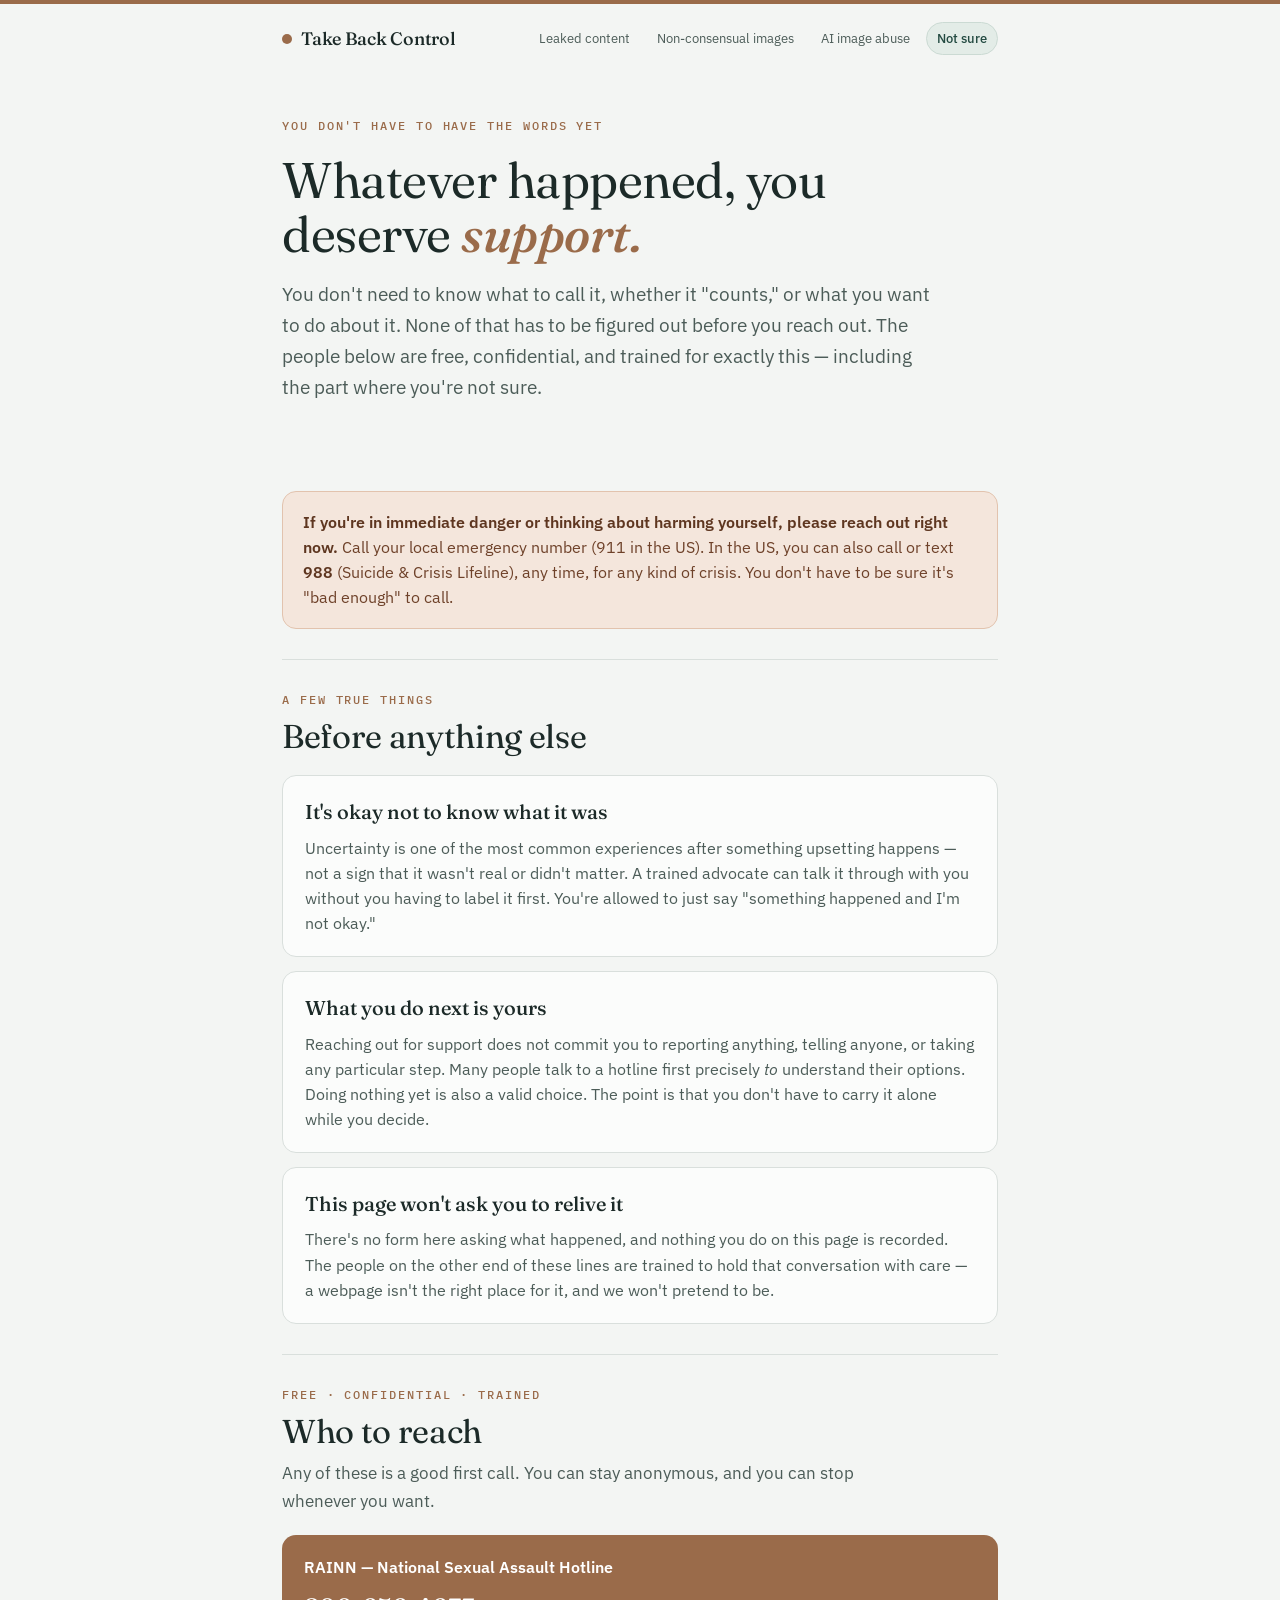
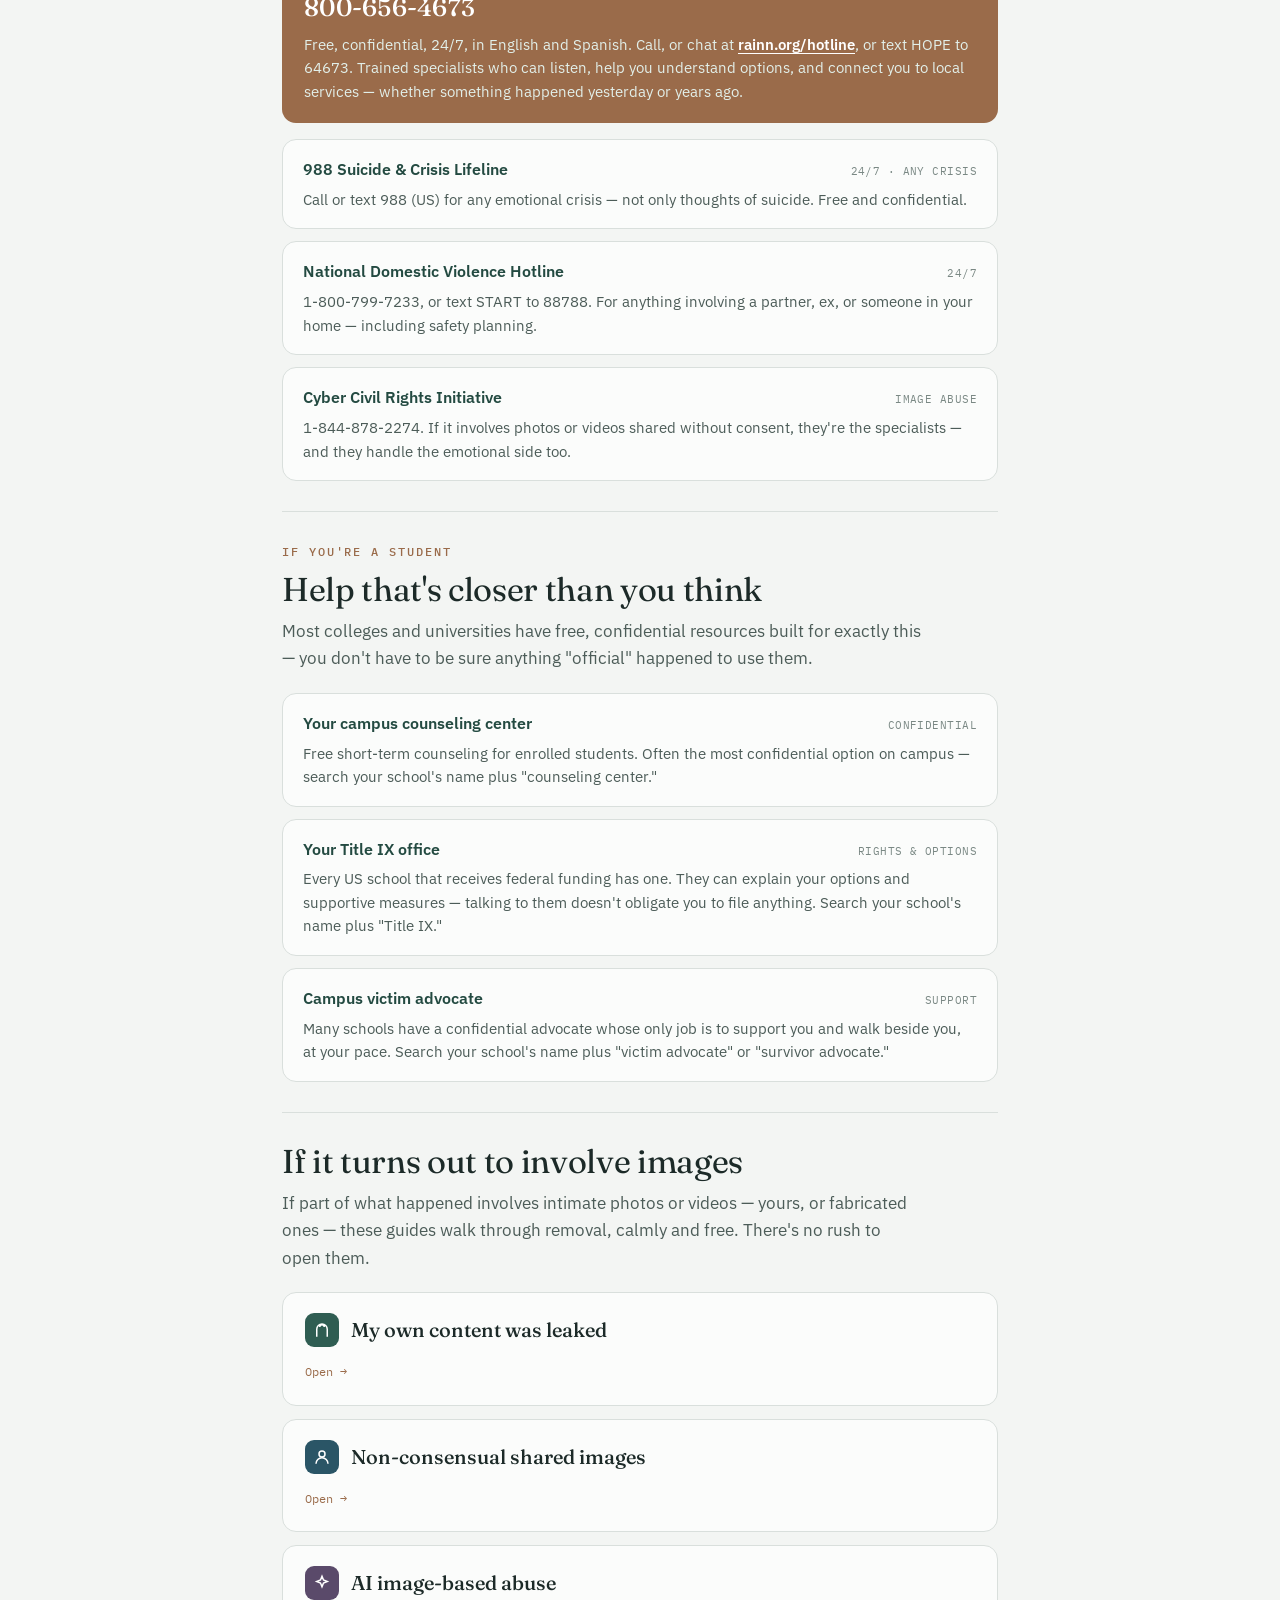
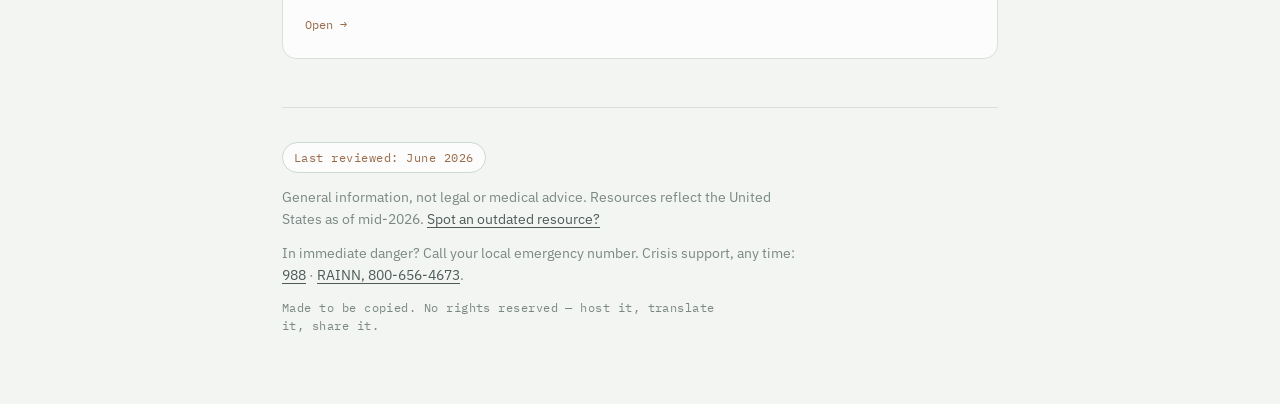
<file: non-consensual.html>
<!DOCTYPE html>
<html lang="en">
<head>
<meta charset="UTF-8">
<meta name="viewport" content="width=device-width, initial-scale=1.0">
<title>Something happened and I'm not sure what to do — Take Back Control</title>
<meta name="description" content="You don't have to know what to call it. A calm page pointing to free, confidential, trained support — RAINN, advocates, and campus resources.">
<link rel="preconnect" href="https://fonts.googleapis.com">
<link rel="preconnect" href="https://fonts.gstatic.com" crossorigin>
<link href="https://fonts.googleapis.com/css2?family=Fraunces:opsz,wght@9..144,380;9..144,500;9..144,600&family=IBM+Plex+Sans:wght@400;500;600&family=IBM+Plex+Mono:wght@400;500&display=swap" rel="stylesheet">
<link rel="stylesheet" href="style.css">
<style>:root{--accent:#9A6B4A}</style>
</head>
<body data-page="not-sure">
<div class="topstripe"></div>
<div class="wrap">

  <nav class="nav">
    <a class="brand" href="index.html"><span class="dot"></span>Take Back Control</a>
    <div class="navlinks">
      <a href="leaked.html">Leaked content</a>
      <a href="shared-without-consent.html">Non-consensual images</a>
      <a href="ai-image-abuse.html">AI image abuse</a>
      <a href="non-consensual.html" class="here">Not sure</a>
    </div>
  </nav>

  <header class="hero">
    <span class="eyebrow">You don't have to have the words yet</span>
    <h1>Whatever happened, you deserve <em>support.</em></h1>
    <p class="lead">You don't need to know what to call it, whether it "counts," or what you want to do about it. None of that has to be figured out before you reach out. The people below are free, confidential, and trained for exactly this — including the part where you're not sure.</p>
  </header>

  <section>
    <div class="callout warn">
      <b>If you're in immediate danger or thinking about harming yourself, please reach out right now.</b> Call your local emergency number (911 in the US). In the US, you can also call or text <b>988</b> (Suicide &amp; Crisis Lifeline), any time, for any kind of crisis. You don't have to be sure it's "bad enough" to call.
    </div>
  </section>

  <hr class="divider">

  <section>
    <div class="sec-head">
      <span class="eyebrow">A few true things</span>
      <h2>Before anything else</h2>
    </div>
    <div class="reframes">
      <div class="reframe">
        <h3>It's okay not to know what it was</h3>
        <p>Uncertainty is one of the most common experiences after something upsetting happens — not a sign that it wasn't real or didn't matter. A trained advocate can talk it through with you without you having to label it first. You're allowed to just say "something happened and I'm not okay."</p>
      </div>
      <div class="reframe">
        <h3>What you do next is yours</h3>
        <p>Reaching out for support does not commit you to reporting anything, telling anyone, or taking any particular step. Many people talk to a hotline first precisely <i>to</i> understand their options. Doing nothing yet is also a valid choice. The point is that you don't have to carry it alone while you decide.</p>
      </div>
      <div class="reframe">
        <h3>This page won't ask you to relive it</h3>
        <p>There's no form here asking what happened, and nothing you do on this page is recorded. The people on the other end of these lines are trained to hold that conversation with care — a webpage isn't the right place for it, and we won't pretend to be.</p>
      </div>
    </div>
  </section>

  <hr class="divider">

  <section>
    <div class="sec-head">
      <span class="eyebrow">Free · Confidential · Trained</span>
      <h2>Who to reach</h2>
      <p>Any of these is a good first call. You can stay anonymous, and you can stop whenever you want.</p>
    </div>
    <div class="res">
      <div class="hotline">
        <div class="r-name">RAINN — National Sexual Assault Hotline</div>
        <span class="r-num">800-656-4673</span>
        <div class="r-desc">Free, confidential, 24/7, in English and Spanish. Call, or chat at <a href="https://rainn.org/hotline" target="_blank" rel="noopener">rainn.org/hotline</a>, or text HOPE to 64673. Trained specialists who can listen, help you understand options, and connect you to local services — whether something happened yesterday or years ago.</div>
      </div>
      <a class="card" href="tel:988"><div class="r-top"><span class="r-name">988 Suicide &amp; Crisis Lifeline</span><span class="r-tag">24/7 · ANY CRISIS</span></div><div class="r-desc">Call or text 988 (US) for any emotional crisis — not only thoughts of suicide. Free and confidential.</div></a>
      <a class="card" href="tel:18007997233"><div class="r-top"><span class="r-name">National Domestic Violence Hotline</span><span class="r-tag">24/7</span></div><div class="r-desc">1-800-799-7233, or text START to 88788. For anything involving a partner, ex, or someone in your home — including safety planning.</div></a>
      <a class="card" href="https://cybercivilrights.org" target="_blank" rel="noopener"><div class="r-top"><span class="r-name">Cyber Civil Rights Initiative</span><span class="r-tag">IMAGE ABUSE</span></div><div class="r-desc">1-844-878-2274. If it involves photos or videos shared without consent, they're the specialists — and they handle the emotional side too.</div></a>
    </div>
  </section>

  <hr class="divider">

  <section>
    <div class="sec-head">
      <span class="eyebrow">If you're a student</span>
      <h2>Help that's closer than you think</h2>
      <p>Most colleges and universities have free, confidential resources built for exactly this — you don't have to be sure anything "official" happened to use them.</p>
    </div>
    <div class="res">
      <a class="card" href="#" onclick="return false;" style="cursor:default"><div class="r-top"><span class="r-name">Your campus counseling center</span><span class="r-tag">CONFIDENTIAL</span></div><div class="r-desc">Free short-term counseling for enrolled students. Often the most confidential option on campus — search your school's name plus "counseling center."</div></a>
      <a class="card" href="#" onclick="return false;" style="cursor:default"><div class="r-top"><span class="r-name">Your Title IX office</span><span class="r-tag">RIGHTS &amp; OPTIONS</span></div><div class="r-desc">Every US school that receives federal funding has one. They can explain your options and supportive measures — talking to them doesn't obligate you to file anything. Search your school's name plus "Title IX."</div></a>
      <a class="card" href="#" onclick="return false;" style="cursor:default"><div class="r-top"><span class="r-name">Campus victim advocate</span><span class="r-tag">SUPPORT</span></div><div class="r-desc">Many schools have a confidential advocate whose only job is to support you and walk beside you, at your pace. Search your school's name plus "victim advocate" or "survivor advocate."</div></a>
    </div>
  </section>

  <hr class="divider">

  <section>
    <div class="sec-head"><h2>If it turns out to involve images</h2>
      <p>If part of what happened involves intimate photos or videos — yours, or fabricated ones — these guides walk through removal, calmly and free. There's no rush to open them.</p></div>
    <div class="doors">
      <a class="door" href="leaked.html"><div class="d-top"><span class="d-stripe" style="background:#2F5D52"><svg width="18" height="18" viewBox="0 0 24 24" fill="none" stroke="currentColor" stroke-width="2"><path d="M15 8a3 3 0 10-6 0M5 21V11a7 7 0 0114 0v10"/></svg></span><h3>My own content was leaked</h3></div><span class="go">Open →</span></a>
      <a class="door" href="shared-without-consent.html"><div class="d-top"><span class="d-stripe" style="background:#2A5566"><svg width="18" height="18" viewBox="0 0 24 24" fill="none" stroke="currentColor" stroke-width="2"><circle cx="12" cy="8" r="4"/><path d="M4 21a8 8 0 0116 0"/></svg></span><h3>Non-consensual shared images</h3></div><span class="go">Open →</span></a>
      <a class="door" href="ai-image-abuse.html"><div class="d-top"><span class="d-stripe" style="background:#5A4A6A"><svg width="18" height="18" viewBox="0 0 24 24" fill="none" stroke="currentColor" stroke-width="2"><path d="M12 3l2 5 5 2-5 2-2 5-2-5-5-2 5-2z"/></svg></span><h3>AI image-based abuse</h3></div><span class="go">Open →</span></a>
    </div>
  </section>

  <footer>
    <span class="reviewed">Last reviewed: June 2026</span>
    <p>General information, not legal or medical advice. Resources reflect the United States as of mid-2026. <a href="index.html#contact">Spot an outdated resource?</a></p>
    <p>In immediate danger? Call your local emergency number. Crisis support, any time: <a href="tel:988">988</a> · <a href="tel:18006564673">RAINN, 800-656-4673</a>.</p>
    <p class="made">Made to be copied. No rights reserved — host it, translate it, share it.</p>
  </footer>

</div>
</body>
</html>
</file>
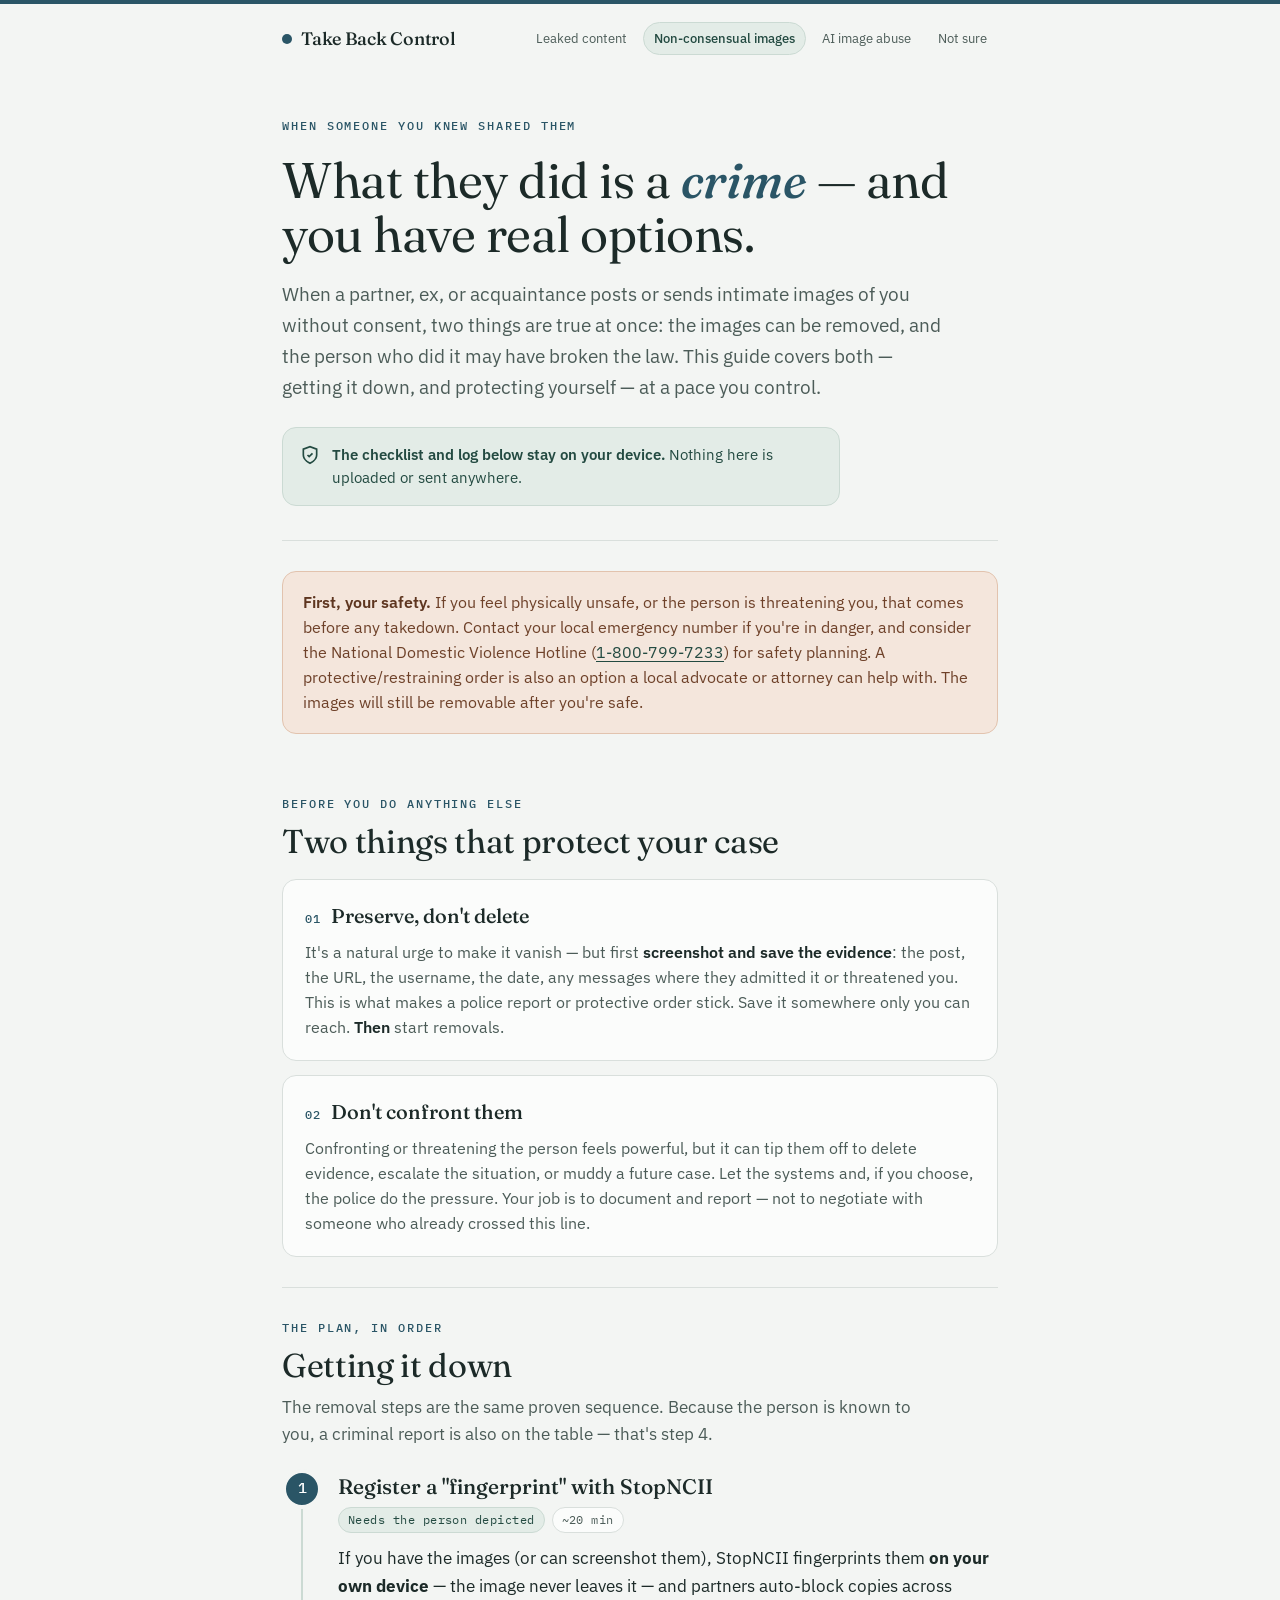
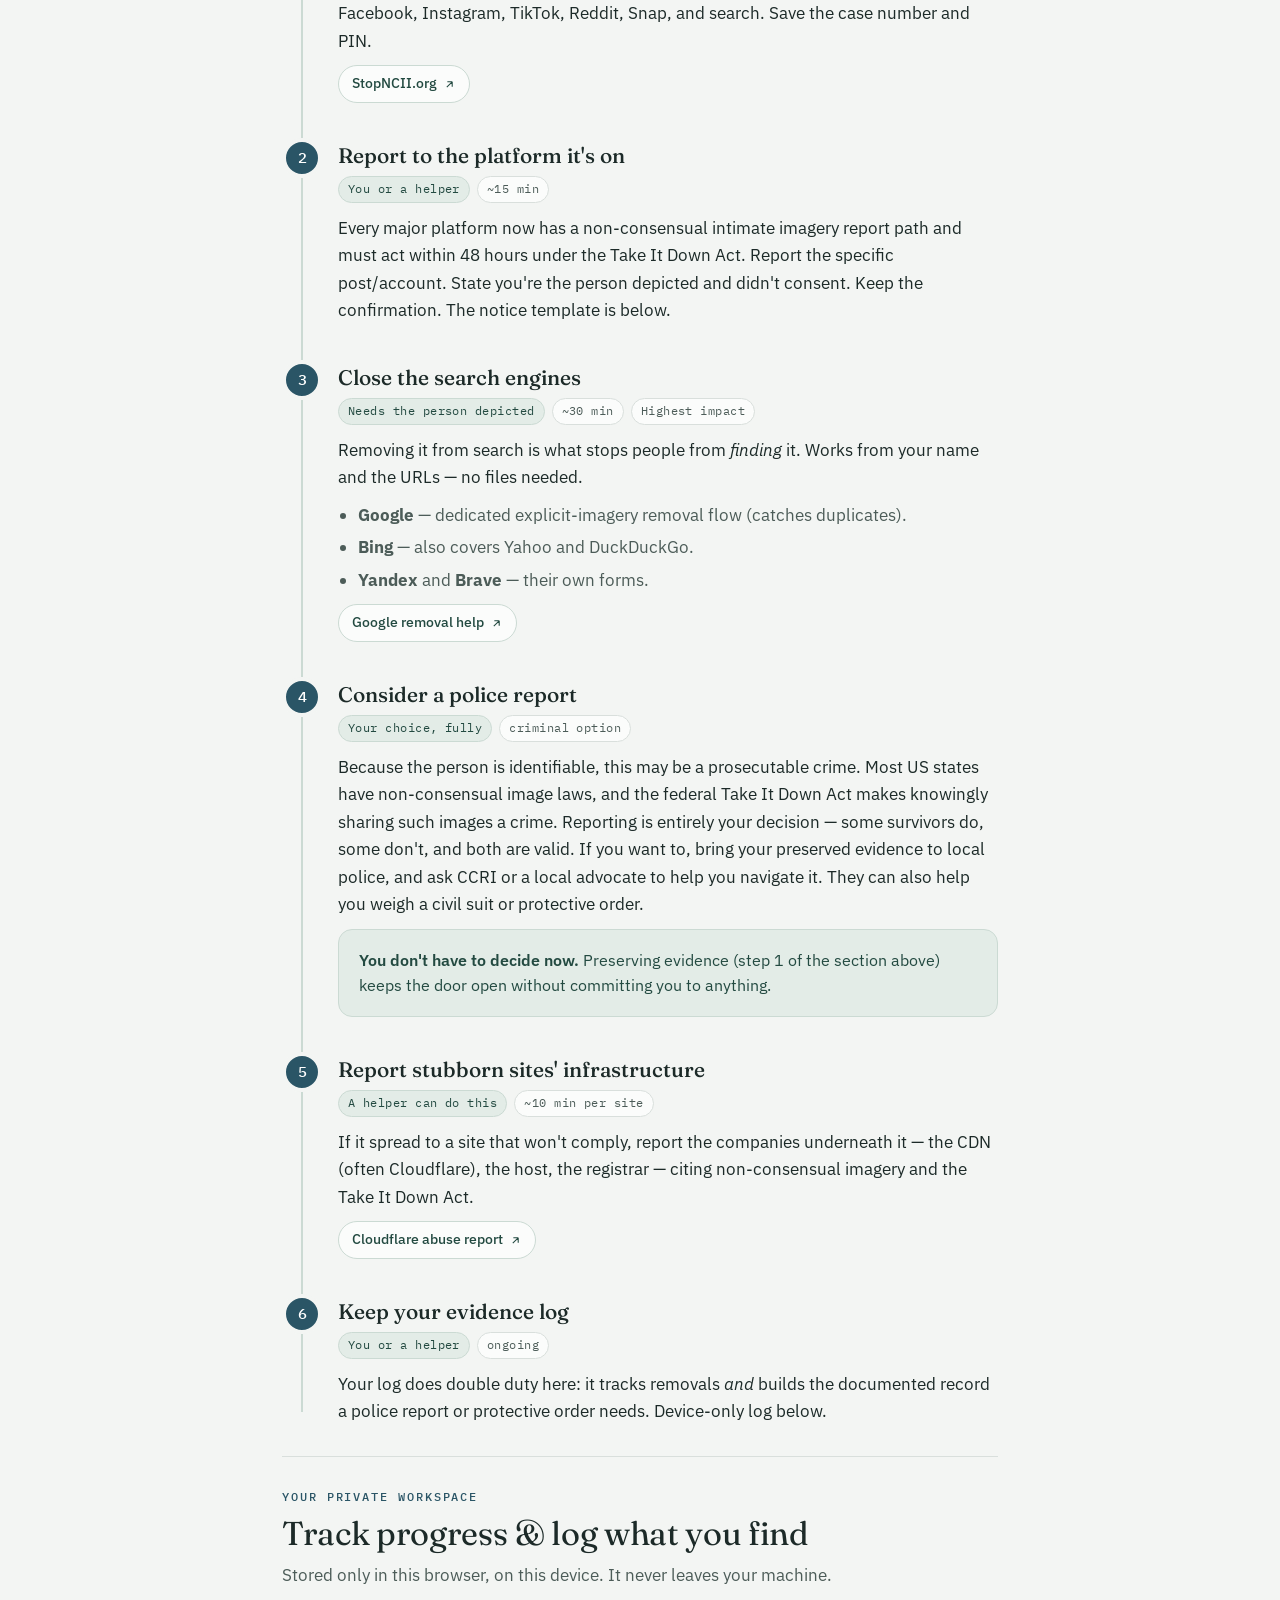
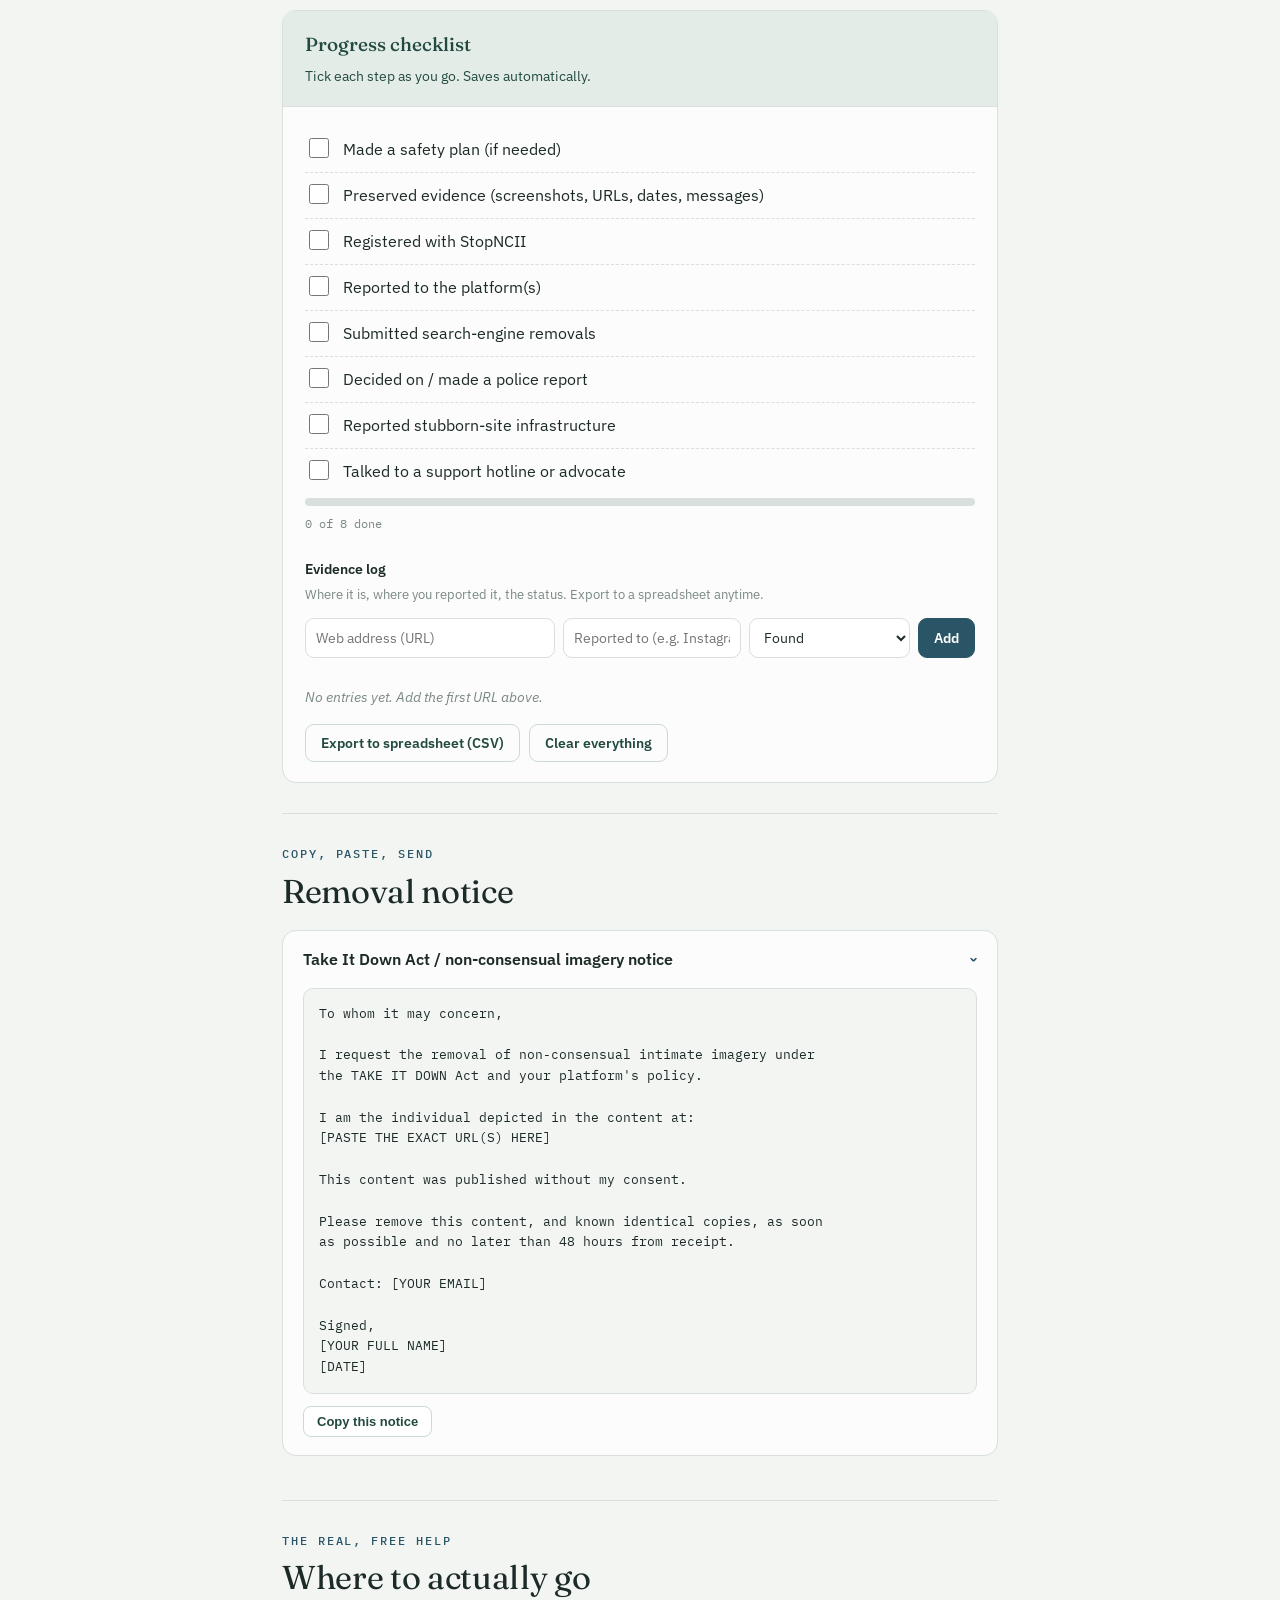
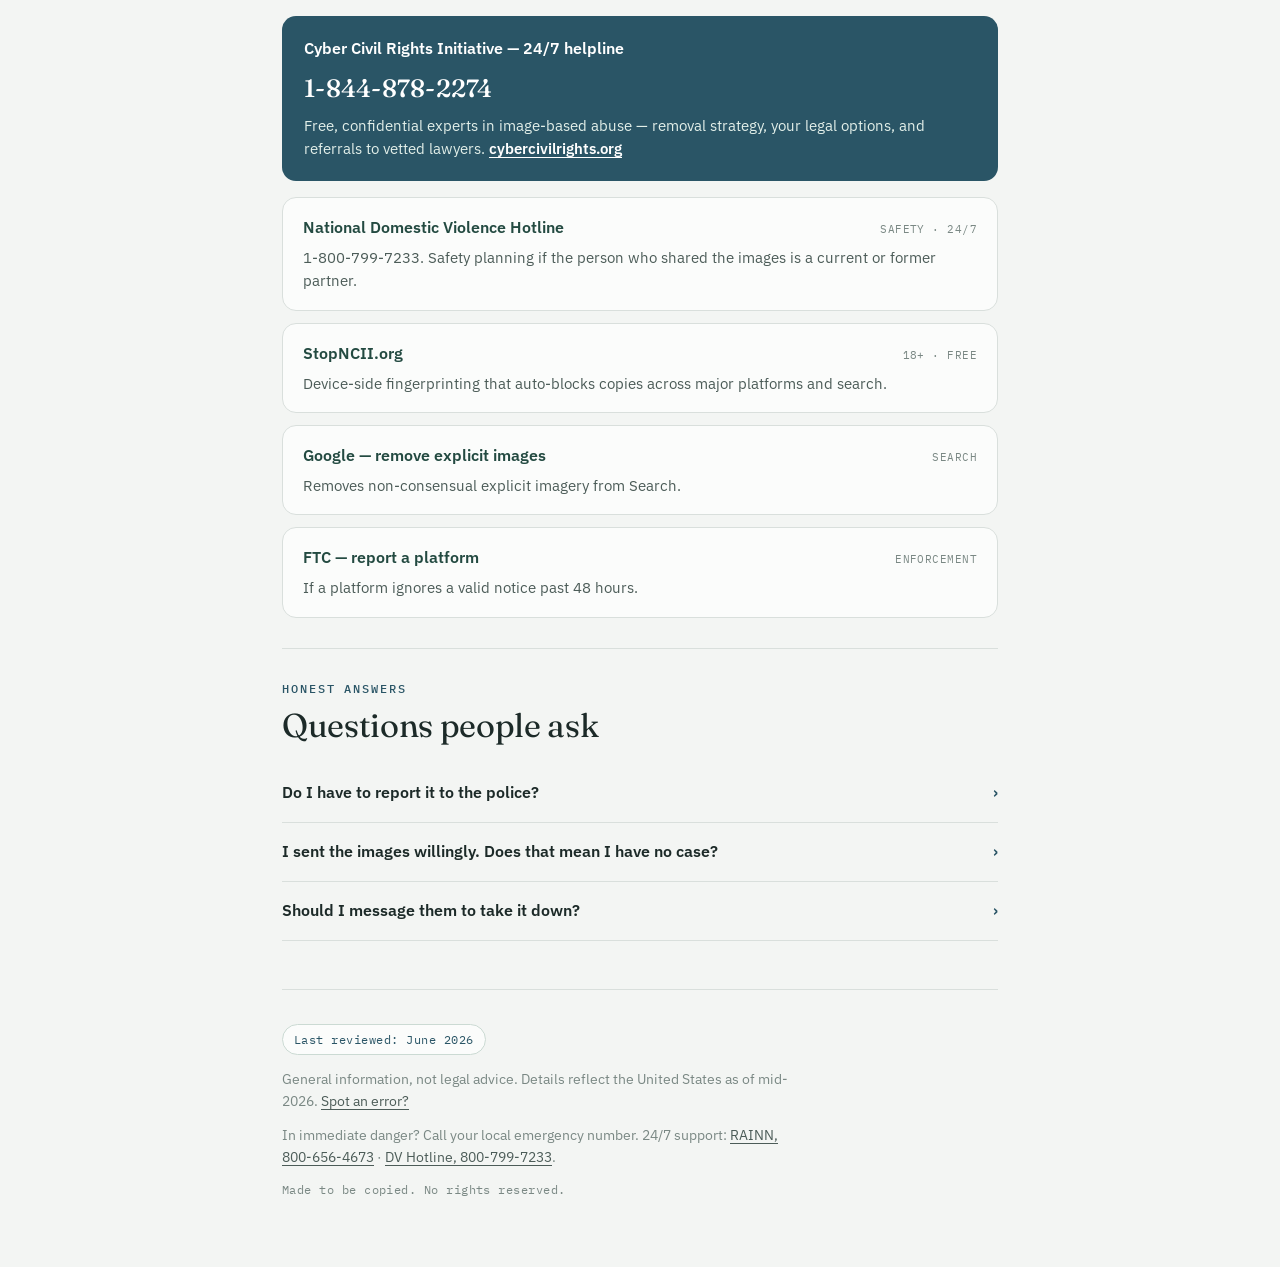
<file: shared-without-consent.html>
<!DOCTYPE html>
<html lang="en">
<head>
<meta charset="UTF-8">
<meta name="viewport" content="width=device-width, initial-scale=1.0">
<title>Someone shared private images of me — Take Back Control</title>
<meta name="description" content="A free, step-by-step guide for when a partner, ex, or acquaintance shared intimate images of you without consent. Removal, safety, and reporting. No data collected.">
<link rel="preconnect" href="https://fonts.googleapis.com">
<link rel="preconnect" href="https://fonts.gstatic.com" crossorigin>
<link href="https://fonts.googleapis.com/css2?family=Fraunces:opsz,wght@9..144,380;9..144,500;9..144,600&family=IBM+Plex+Sans:wght@400;500;600&family=IBM+Plex+Mono:wght@400;500&display=swap" rel="stylesheet">
<link rel="stylesheet" href="style.css">
<style>:root{--accent:#2A5566}</style>
</head>
<body data-page="shared">
<div class="topstripe"></div>
<div class="wrap">

  <nav class="nav">
    <a class="brand" href="index.html"><span class="dot"></span>Take Back Control</a>
    <div class="navlinks">
      <a href="leaked.html">Leaked content</a>
      <a href="shared-without-consent.html" class="here">Non-consensual images</a>
      <a href="ai-image-abuse.html">AI image abuse</a>
      <a href="non-consensual.html">Not sure</a>
    </div>
  </nav>

  <header class="hero">
    <span class="eyebrow">When someone you knew shared them</span>
    <h1>What they did is a <em>crime</em> — and you have real options.</h1>
    <p class="lead">When a partner, ex, or acquaintance posts or sends intimate images of you without consent, two things are true at once: the images can be removed, and the person who did it may have broken the law. This guide covers both — getting it down, and protecting yourself — at a pace you control.</p>
    <div class="privacy-badge">
      <svg width="20" height="20" viewBox="0 0 24 24" fill="none" stroke="currentColor" stroke-width="2"><path d="M12 22s8-4 8-10V5l-8-3-8 3v7c0 6 8 10 8 10z"/><path d="M9 12l2 2 4-4"/></svg>
      <div><b>The checklist and log below stay on your device.</b> Nothing here is uploaded or sent anywhere.</div>
    </div>
  </header>

  <hr class="divider">

  <section>
    <div class="callout warn">
      <b>First, your safety.</b> If you feel physically unsafe, or the person is threatening you, that comes before any takedown. Contact your local emergency number if you're in danger, and consider the National Domestic Violence Hotline (<a href="tel:18007997233">1-800-799-7233</a>) for safety planning. A protective/restraining order is also an option a local advocate or attorney can help with. The images will still be removable after you're safe.
    </div>
  </section>

  <section>
    <div class="sec-head">
      <span class="eyebrow">Before you do anything else</span>
      <h2>Two things that protect your case</h2>
    </div>
    <div class="reframes">
      <div class="reframe">
        <h3><span class="ix">01</span> Preserve, don't delete</h3>
        <p>It's a natural urge to make it vanish — but first <b>screenshot and save the evidence</b>: the post, the URL, the username, the date, any messages where they admitted it or threatened you. This is what makes a police report or protective order stick. Save it somewhere only you can reach. <b>Then</b> start removals.</p>
      </div>
      <div class="reframe">
        <h3><span class="ix">02</span> Don't confront them</h3>
        <p>Confronting or threatening the person feels powerful, but it can tip them off to delete evidence, escalate the situation, or muddy a future case. Let the systems and, if you choose, the police do the pressure. Your job is to document and report — not to negotiate with someone who already crossed this line.</p>
      </div>
    </div>
  </section>

  <hr class="divider">

  <section>
    <div class="sec-head">
      <span class="eyebrow">The plan, in order</span>
      <h2>Getting it down</h2>
      <p>The removal steps are the same proven sequence. Because the person is known to you, a criminal report is also on the table — that's step 4.</p>
    </div>
    <div class="steps">

      <div class="step">
        <div class="node">1</div>
        <h3>Register a "fingerprint" with StopNCII</h3>
        <div class="meta"><span class="tag who">Needs the person depicted</span><span class="tag">~20 min</span></div>
        <p class="do">If you have the images (or can screenshot them), StopNCII fingerprints them <b>on your own device</b> — the image never leaves it — and partners auto-block copies across Facebook, Instagram, TikTok, Reddit, Snap, and search. Save the case number and PIN.</p>
        <div class="linkrow"><a class="pill" href="https://stopncii.org" target="_blank" rel="noopener">StopNCII.org<svg width="13" height="13" viewBox="0 0 24 24" fill="none" stroke="currentColor" stroke-width="2"><path d="M7 17L17 7M17 7H8M17 7v9"/></svg></a></div>
      </div>

      <div class="step">
        <div class="node">2</div>
        <h3>Report to the platform it's on</h3>
        <div class="meta"><span class="tag who">You or a helper</span><span class="tag">~15 min</span></div>
        <p class="do">Every major platform now has a non-consensual intimate imagery report path and must act within 48 hours under the Take It Down Act. Report the specific post/account. State you're the person depicted and didn't consent. Keep the confirmation. The notice template is below.</p>
      </div>

      <div class="step">
        <div class="node">3</div>
        <h3>Close the search engines</h3>
        <div class="meta"><span class="tag who">Needs the person depicted</span><span class="tag">~30 min</span><span class="tag">Highest impact</span></div>
        <p class="do">Removing it from search is what stops people from <i>finding</i> it. Works from your name and the URLs — no files needed.</p>
        <ul>
          <li><b>Google</b> — dedicated explicit-imagery removal flow (catches duplicates).</li>
          <li><b>Bing</b> — also covers Yahoo and DuckDuckGo.</li>
          <li><b>Yandex</b> and <b>Brave</b> — their own forms.</li>
        </ul>
        <div class="linkrow">
          <a class="pill" href="https://support.google.com/websearch/answer/13650142" target="_blank" rel="noopener">Google removal help<svg width="13" height="13" viewBox="0 0 24 24" fill="none" stroke="currentColor" stroke-width="2"><path d="M7 17L17 7M17 7H8M17 7v9"/></svg></a>
        </div>
      </div>

      <div class="step">
        <div class="node">4</div>
        <h3>Consider a police report</h3>
        <div class="meta"><span class="tag who">Your choice, fully</span><span class="tag">criminal option</span></div>
        <p class="do">Because the person is identifiable, this may be a prosecutable crime. Most US states have non-consensual image laws, and the federal Take It Down Act makes knowingly sharing such images a crime. Reporting is entirely your decision — some survivors do, some don't, and both are valid. If you want to, bring your preserved evidence to local police, and ask CCRI or a local advocate to help you navigate it. They can also help you weigh a civil suit or protective order.</p>
        <div class="callout" style="margin-top:6px"><b>You don't have to decide now.</b> Preserving evidence (step 1 of the section above) keeps the door open without committing you to anything.</div>
      </div>

      <div class="step">
        <div class="node">5</div>
        <h3>Report stubborn sites' infrastructure</h3>
        <div class="meta"><span class="tag who">A helper can do this</span><span class="tag">~10 min per site</span></div>
        <p class="do">If it spread to a site that won't comply, report the companies underneath it — the CDN (often Cloudflare), the host, the registrar — citing non-consensual imagery and the Take It Down Act.</p>
        <div class="linkrow"><a class="pill" href="https://abuse.cloudflare.com" target="_blank" rel="noopener">Cloudflare abuse report<svg width="13" height="13" viewBox="0 0 24 24" fill="none" stroke="currentColor" stroke-width="2"><path d="M7 17L17 7M17 7H8M17 7v9"/></svg></a></div>
      </div>

      <div class="step">
        <div class="node">6</div>
        <h3>Keep your evidence log</h3>
        <div class="meta"><span class="tag who">You or a helper</span><span class="tag">ongoing</span></div>
        <p class="do">Your log does double duty here: it tracks removals <i>and</i> builds the documented record a police report or protective order needs. Device-only log below.</p>
      </div>

    </div>
  </section>

  <hr class="divider">

  <section>
    <div class="sec-head"><span class="eyebrow">Your private workspace</span><h2>Track progress &amp; log what you find</h2>
      <p>Stored only in this browser, on this device. It never leaves your machine.</p></div>
    <div class="tool">
      <div class="tool-head"><h3>Progress checklist</h3><p>Tick each step as you go. Saves automatically.</p></div>
      <div class="tool-body">
        <ul class="checklist" id="checklist">
          <li><input type="checkbox" id="c1"><label for="c1">Made a safety plan (if needed)</label></li>
          <li><input type="checkbox" id="c2"><label for="c2">Preserved evidence (screenshots, URLs, dates, messages)</label></li>
          <li><input type="checkbox" id="c3"><label for="c3">Registered with StopNCII</label></li>
          <li><input type="checkbox" id="c4"><label for="c4">Reported to the platform(s)</label></li>
          <li><input type="checkbox" id="c5"><label for="c5">Submitted search-engine removals</label></li>
          <li><input type="checkbox" id="c6"><label for="c6">Decided on / made a police report</label></li>
          <li><input type="checkbox" id="c7"><label for="c7">Reported stubborn-site infrastructure</label></li>
          <li><input type="checkbox" id="c8"><label for="c8">Talked to a support hotline or advocate</label></li>
        </ul>
        <div class="progress"><i id="bar"></i></div>
        <p class="ptext" id="ptext">0 of 8 done</p>
        <div class="log">
          <h4>Evidence log</h4>
          <p class="hint">Where it is, where you reported it, the status. Export to a spreadsheet anytime.</p>
          <div class="log-grid">
            <input id="f-url" type="text" placeholder="Web address (URL)" aria-label="URL">
            <input id="f-where" type="text" placeholder="Reported to (e.g. Instagram, police)" aria-label="Reported to">
            <select id="f-status" aria-label="Status"><option>Found</option><option>Reported</option><option>Removed</option><option>Ignored 48h+</option></select>
            <button class="btn" id="add">Add</button>
          </div>
          <ul class="entries" id="entries"></ul>
          <p class="empty" id="empty">No entries yet. Add the first URL above.</p>
          <div class="log-actions">
            <button class="btn ghost" id="export">Export to spreadsheet (CSV)</button>
            <button class="btn ghost" id="clearall">Clear everything</button>
          </div>
        </div>
      </div>
    </div>
  </section>

  <hr class="divider">

  <section>
    <div class="sec-head"><span class="eyebrow">Copy, paste, send</span><h2>Removal notice</h2></div>
    <details class="tmpl" open>
      <summary>Take It Down Act / non-consensual imagery notice <span class="chev">›</span></summary>
      <div class="tmpl-body">
        <pre id="t1">To whom it may concern,

I request the removal of non-consensual intimate imagery under
the TAKE IT DOWN Act and your platform's policy.

I am the individual depicted in the content at:
[PASTE THE EXACT URL(S) HERE]

This content was published without my consent.

Please remove this content, and known identical copies, as soon
as possible and no later than 48 hours from receipt.

Contact: [YOUR EMAIL]

Signed,
[YOUR FULL NAME]
[DATE]</pre>
        <button class="copy" data-t="t1">Copy this notice</button>
      </div>
    </details>
  </section>

  <hr class="divider">

  <section>
    <div class="sec-head"><span class="eyebrow">The real, free help</span><h2>Where to actually go</h2></div>
    <div class="res">
      <div class="hotline">
        <div class="r-name">Cyber Civil Rights Initiative — 24/7 helpline</div>
        <span class="r-num">1-844-878-2274</span>
        <div class="r-desc">Free, confidential experts in image-based abuse — removal strategy, your legal options, and referrals to vetted lawyers. <a href="https://cybercivilrights.org" target="_blank" rel="noopener">cybercivilrights.org</a></div>
      </div>
      <a class="card" href="tel:18007997233"><div class="r-top"><span class="r-name">National Domestic Violence Hotline</span><span class="r-tag">SAFETY · 24/7</span></div><div class="r-desc">1-800-799-7233. Safety planning if the person who shared the images is a current or former partner.</div></a>
      <a class="card" href="https://stopncii.org" target="_blank" rel="noopener"><div class="r-top"><span class="r-name">StopNCII.org</span><span class="r-tag">18+ · FREE</span></div><div class="r-desc">Device-side fingerprinting that auto-blocks copies across major platforms and search.</div></a>
      <a class="card" href="https://support.google.com/websearch/answer/13650142" target="_blank" rel="noopener"><div class="r-top"><span class="r-name">Google — remove explicit images</span><span class="r-tag">SEARCH</span></div><div class="r-desc">Removes non-consensual explicit imagery from Search.</div></a>
      <a class="card" href="https://reportfraud.ftc.gov" target="_blank" rel="noopener"><div class="r-top"><span class="r-name">FTC — report a platform</span><span class="r-tag">ENFORCEMENT</span></div><div class="r-desc">If a platform ignores a valid notice past 48 hours.</div></a>
    </div>
  </section>

  <hr class="divider">

  <section class="faq">
    <div class="sec-head"><span class="eyebrow">Honest answers</span><h2>Questions people ask</h2></div>
    <details>
      <summary>Do I have to report it to the police?<span class="chev">›</span></summary>
      <div class="ans"><p>No. It's entirely your decision, and removal works whether or not you involve law enforcement. Some survivors report and some don't — both are valid. Preserving evidence now simply keeps the option open in case you change your mind later.</p></div>
    </details>
    <details>
      <summary>I sent the images willingly. Does that mean I have no case?<span class="chev">›</span></summary>
      <div class="ans"><p>No. Sharing an intimate image with one person in a relationship is not consent for them to post or distribute it. The law treats the non-consensual distribution as the wrong, regardless of how the image was originally created.</p></div>
    </details>
    <details>
      <summary>Should I message them to take it down?<span class="chev">›</span></summary>
      <div class="ans"><p>Generally no. Contact can tip them off to delete evidence, escalate, or complicate a case. Let the platforms, search engines, and (if you choose) the police apply the pressure. If there's any safety concern, route everything through an advocate.</p></div>
    </details>
  </section>

  <footer>
    <span class="reviewed">Last reviewed: June 2026</span>
    <p>General information, not legal advice. Details reflect the United States as of mid-2026. <a href="index.html#contact">Spot an error?</a></p>
    <p>In immediate danger? Call your local emergency number. 24/7 support: <a href="tel:18006564673">RAINN, 800-656-4673</a> · <a href="tel:18007997233">DV Hotline, 800-799-7233</a>.</p>
    <p class="made">Made to be copied. No rights reserved.</p>
  </footer>

</div>
<script src="app.js"></script>
</body>
</html>
</file>
<file: style.css>
/* Take Back Control — shared styles
   Edit once, applies to every page. */
:root{
  --paper:#F3F5F3;
  --paper-2:#FBFCFB;
  --ink:#1C2A28;
  --ink-soft:#4C5C58;
  --ink-faint:#7A8884;
  --sage:#2F5D52;
  --sage-deep:#234A41;
  --sage-tint:#E3ECE7;
  --sage-line:#CBDAD3;
  --line:#D9DFDC;
  --clay:#A1542F;
  --clay-tint:#F4E6DC;
  --clay-line:#E2C3AE;
  --accent:#2F5D52;        /* per-page override sets this */
  --radius:14px;
  --maxw:760px;
}
*{box-sizing:border-box}
html{scroll-behavior:smooth}
@media (prefers-reduced-motion:reduce){html{scroll-behavior:auto}*{animation:none!important;transition:none!important}}
body{
  margin:0;background:var(--paper);color:var(--ink);
  font-family:"IBM Plex Sans",system-ui,sans-serif;
  font-size:17px;line-height:1.62;-webkit-font-smoothing:antialiased;
}
.topstripe{height:4px;background:var(--accent)}
.wrap{max-width:var(--maxw);margin:0 auto;padding:0 22px}
a{color:var(--sage-deep);text-underline-offset:3px;text-decoration-thickness:1px}
a:focus-visible,button:focus-visible,summary:focus-visible{outline:3px solid var(--accent);outline-offset:2px;border-radius:4px}

/* NAV */
.nav{display:flex;align-items:center;justify-content:space-between;gap:14px;padding:18px 0;flex-wrap:wrap}
.brand{font-family:"Fraunces",serif;font-weight:500;font-size:18px;color:var(--ink);text-decoration:none;letter-spacing:-.01em;display:flex;align-items:center;gap:9px}
.brand .dot{width:10px;height:10px;border-radius:50%;background:var(--accent);flex:none}
.navlinks{display:flex;gap:5px;flex-wrap:wrap}
.navlinks a{font-size:13px;text-decoration:none;color:var(--ink-soft);padding:5px 10px;border-radius:100px;border:1px solid transparent}
.navlinks a:hover{background:var(--paper-2);border-color:var(--line)}
.navlinks a.here{background:var(--sage-tint);border-color:var(--sage-line);color:var(--sage-deep);font-weight:500}

.eyebrow{font-family:"IBM Plex Mono",monospace;font-size:12px;letter-spacing:.16em;text-transform:uppercase;color:var(--accent);font-weight:500}

/* HERO */
.hero{padding:38px 0 34px}
.hero .eyebrow{display:inline-block;margin-bottom:18px}
.hero h1{font-family:"Fraunces",serif;font-weight:380;font-size:clamp(32px,5.6vw,50px);line-height:1.08;letter-spacing:-.01em;margin:0 0 18px}
.hero h1 em{font-style:italic;color:var(--accent);font-weight:500}
.hero .lead{font-size:19px;color:var(--ink-soft);max-width:60ch;margin:0 0 24px}

.privacy-badge{display:flex;gap:12px;align-items:flex-start;background:var(--sage-tint);border:1px solid var(--sage-line);border-radius:var(--radius);padding:15px 17px;font-size:14.5px;color:var(--sage-deep);max-width:62ch}
.privacy-badge svg{flex:none;margin-top:2px}
.privacy-badge b{font-weight:600}

section{padding:30px 0}
.divider{height:1px;background:var(--line);border:0;margin:0}
.sec-head{margin-bottom:20px}
.sec-head .eyebrow{display:block;margin-bottom:9px}
.sec-head h2{font-family:"Fraunces",serif;font-weight:400;font-size:clamp(25px,4.3vw,33px);line-height:1.12;margin:0;letter-spacing:-.01em}
.sec-head p{color:var(--ink-soft);margin:10px 0 0;max-width:64ch}

/* DOORS (hub) */
.doors{display:grid;gap:13px}
.door{display:block;text-decoration:none;background:var(--paper-2);border:1px solid var(--line);border-radius:var(--radius);padding:20px 22px;color:var(--ink);transition:border-color .15s,transform .15s}
.door:hover{border-color:var(--sage-line);transform:translateY(-1px)}
.door .d-top{display:flex;align-items:center;gap:12px;margin-bottom:6px}
.door .d-stripe{width:34px;height:34px;border-radius:9px;flex:none;display:flex;align-items:center;justify-content:center;color:#fff}
.door h3{font-family:"Fraunces",serif;font-weight:500;font-size:20px;margin:0}
.door p{margin:0;color:var(--ink-soft);font-size:15px}
.door .go{font-family:"IBM Plex Mono",monospace;font-size:12px;color:var(--accent);margin-top:9px;display:inline-flex;align-items:center;gap:5px}

/* REFRAMES */
.reframes{display:grid;gap:14px}
.reframe{background:var(--paper-2);border:1px solid var(--line);border-radius:var(--radius);padding:20px 22px}
.reframe h3{font-family:"Fraunces",serif;font-weight:500;font-size:20px;margin:0 0 7px;display:flex;align-items:baseline;gap:10px}
.reframe h3 .ix{font-family:"IBM Plex Mono",monospace;font-size:12px;color:var(--accent);font-weight:500;letter-spacing:.08em}
.reframe p{margin:0;color:var(--ink-soft);font-size:15.5px}
.reframe p b{color:var(--ink);font-weight:600}

/* STEP SPINE */
.steps{position:relative;margin-top:8px}
.steps::before{content:"";position:absolute;left:19px;top:14px;bottom:14px;width:2px;background:var(--sage-line)}
.step{position:relative;padding:0 0 30px 56px}
.step:last-child{padding-bottom:0}
.node{position:absolute;left:0;top:0;width:40px;height:40px;border-radius:50%;background:var(--accent);color:#fff;display:flex;align-items:center;justify-content:center;font-family:"IBM Plex Mono",monospace;font-weight:500;font-size:15px;border:4px solid var(--paper);z-index:1}
.step h3{font-family:"Fraunces",serif;font-weight:500;font-size:21px;margin:5px 0 4px}
.step .meta{display:flex;flex-wrap:wrap;gap:7px;margin:0 0 12px}
.tag{font-family:"IBM Plex Mono",monospace;font-size:11.5px;letter-spacing:.04em;padding:3px 9px;border-radius:100px;border:1px solid var(--line);background:var(--paper-2);color:var(--ink-soft)}
.tag.who{background:var(--sage-tint);border-color:var(--sage-line);color:var(--sage-deep)}
.step p{margin:0 0 10px;color:var(--ink-soft)}
.step p:last-child{margin-bottom:0}
.step .do{color:var(--ink)}
.step ul{margin:6px 0 10px;padding-left:20px;color:var(--ink-soft)}
.step li{margin-bottom:5px}
.linkrow{display:flex;flex-wrap:wrap;gap:8px;margin-top:6px}
.pill{display:inline-flex;align-items:center;gap:6px;font-size:13.5px;font-weight:500;text-decoration:none;background:var(--paper-2);border:1px solid var(--sage-line);color:var(--sage-deep);padding:7px 13px;border-radius:100px}
.pill:hover{background:var(--sage-tint)}
.pill svg{flex:none}

/* SPLIT */
.split{display:grid;grid-template-columns:1fr 1fr;gap:14px}
.split .col{background:var(--paper-2);border:1px solid var(--line);border-radius:var(--radius);padding:18px 20px}
.split .col h3{font-weight:600;font-size:15px;margin:0 0 12px}
.split .col.person h3{color:var(--sage-deep)}
.split ul{margin:0;padding-left:18px;font-size:15px;color:var(--ink-soft)}
.split li{margin-bottom:7px}

/* CALLOUT (per-page emphasis) */
.callout{background:var(--sage-tint);border:1px solid var(--sage-line);border-radius:var(--radius);padding:18px 20px;font-size:15.5px;color:var(--sage-deep)}
.callout b{font-weight:600}
.callout.warn{background:var(--clay-tint);border-color:var(--clay-line);color:#6e4129}
.callout.warn b{color:#5e3620}

/* SCAMS */
.scam{background:var(--clay-tint);border:1px solid var(--clay-line);border-radius:var(--radius);padding:24px 24px 8px}
.scam .eyebrow{color:var(--clay)}
.scam h2{color:var(--clay);font-family:"Fraunces",serif;font-weight:400;font-size:clamp(24px,4vw,30px);margin:6px 0 4px}
.scam>p{color:#6e4129;max-width:64ch;margin:0 0 16px}
.flag{display:flex;gap:12px;padding:12px 0;border-top:1px solid var(--clay-line)}
.flag svg{flex:none;margin-top:3px;color:var(--clay)}
.flag b{font-weight:600;color:#5e3620}
.flag span{font-size:15px;color:#6e4129}

/* TOOL */
.tool{background:var(--paper-2);border:1px solid var(--line);border-radius:var(--radius);overflow:hidden}
.tool .tool-head{padding:18px 22px;border-bottom:1px solid var(--line);background:var(--sage-tint)}
.tool .tool-head h3{margin:0;font-family:"Fraunces",serif;font-weight:500;font-size:19px;color:var(--sage-deep)}
.tool .tool-head p{margin:6px 0 0;font-size:13.5px;color:var(--sage-deep)}
.tool-body{padding:20px 22px}
.checklist{list-style:none;margin:0 0 4px;padding:0}
.checklist li{display:flex;align-items:flex-start;gap:11px;padding:10px 0;border-bottom:1px dashed var(--line)}
.checklist li:last-child{border-bottom:0}
.checklist input[type=checkbox]{flex:none;width:20px;height:20px;margin-top:1px;accent-color:var(--accent);cursor:pointer}
.checklist label{font-size:15.5px;cursor:pointer}
.checklist .done label{color:var(--ink-faint);text-decoration:line-through}
.progress{height:8px;background:var(--line);border-radius:100px;overflow:hidden;margin:4px 0 0}
.progress i{display:block;height:100%;width:0;background:var(--accent);transition:width .35s ease}
.ptext{font-family:"IBM Plex Mono",monospace;font-size:12px;color:var(--ink-faint);margin:8px 0 0}
.log{margin-top:24px}
.log h4{font-size:14px;font-weight:600;margin:0 0 4px}
.log .hint{font-size:13px;color:var(--ink-faint);margin:0 0 12px}
.log-grid{display:grid;grid-template-columns:1.4fr 1fr .9fr auto;gap:8px;margin-bottom:10px}
.log-grid input,.log-grid select{font-family:inherit;font-size:14px;padding:9px 10px;border:1px solid var(--line);border-radius:9px;background:#fff;color:var(--ink);width:100%}
.log-grid input:focus,.log-grid select:focus{outline:none;border-color:var(--accent)}
.btn{font-family:inherit;font-size:14px;font-weight:600;cursor:pointer;border-radius:9px;padding:9px 15px;border:1px solid var(--accent);background:var(--accent);color:#fff;white-space:nowrap}
.btn:hover{filter:brightness(.92)}
.btn.ghost{background:transparent;color:var(--sage-deep);border-color:var(--sage-line)}
.btn.ghost:hover{background:var(--sage-tint);filter:none}
.entries{list-style:none;margin:0;padding:0}
.entries li{display:grid;grid-template-columns:1fr auto;gap:10px;align-items:center;padding:11px 0;border-top:1px solid var(--line);font-size:14.5px}
.entries .e-main{min-width:0}
.entries .e-url{font-weight:500;word-break:break-all}
.entries .e-sub{font-family:"IBM Plex Mono",monospace;font-size:11.5px;color:var(--ink-faint);margin-top:2px}
.entries .e-status{font-family:"IBM Plex Mono",monospace;font-size:11px;padding:2px 8px;border-radius:100px;border:1px solid var(--line);color:var(--ink-soft);background:var(--paper)}
.entries .x{border:0;background:none;cursor:pointer;color:var(--ink-faint);font-size:18px;line-height:1;padding:2px 6px;border-radius:6px}
.entries .x:hover{color:var(--clay);background:var(--clay-tint)}
.log-actions{display:flex;gap:9px;margin-top:14px;flex-wrap:wrap}
.empty{font-size:14px;color:var(--ink-faint);font-style:italic;padding:14px 0 2px}

/* TEMPLATES */
.tmpl{border:1px solid var(--line);border-radius:var(--radius);background:var(--paper-2);margin-bottom:14px;overflow:hidden}
.tmpl summary{cursor:pointer;list-style:none;padding:16px 20px;font-weight:600;font-size:15.5px;display:flex;align-items:center;justify-content:space-between;gap:12px}
.tmpl summary::-webkit-details-marker{display:none}
.tmpl summary .chev{transition:transform .2s ease;color:var(--accent)}
.tmpl[open] summary .chev{transform:rotate(90deg)}
.tmpl .tmpl-body{padding:0 20px 18px}
.tmpl pre{font-family:"IBM Plex Mono",monospace;font-size:13px;line-height:1.6;white-space:pre-wrap;background:var(--paper);border:1px solid var(--line);border-radius:10px;padding:15px;margin:0 0 12px;color:var(--ink)}
.copy{font-size:13px;font-weight:600;cursor:pointer;border:1px solid var(--sage-line);background:#fff;color:var(--sage-deep);padding:7px 13px;border-radius:8px}
.copy:hover{background:var(--sage-tint)}

/* RESOURCES */
.res{display:grid;gap:12px}
.res a.card{display:block;text-decoration:none;background:var(--paper-2);border:1px solid var(--line);border-radius:var(--radius);padding:17px 20px;color:var(--ink)}
.res a.card:hover{border-color:var(--sage-line);background:var(--sage-tint)}
.res .r-top{display:flex;align-items:baseline;justify-content:space-between;gap:10px}
.res .r-name{font-weight:600;font-size:16px;color:var(--sage-deep)}
.res .r-tag{font-family:"IBM Plex Mono",monospace;font-size:11px;color:var(--ink-faint);letter-spacing:.04em}
.res .r-desc{font-size:14.5px;color:var(--ink-soft);margin-top:5px}
.hotline{background:var(--accent);color:#fff;border-radius:var(--radius);padding:20px 22px;margin-bottom:4px}
.hotline .r-name,.hotline .r-num{color:#fff}
.hotline .r-num{font-family:"Fraunces",serif;font-size:25px;font-weight:500;display:block;margin:6px 0 4px;letter-spacing:.01em}
.hotline a{color:#fff;font-weight:600}
.hotline .r-desc{color:#e2efe9}

/* FAQ */
.faq details{border-bottom:1px solid var(--line)}
.faq summary{cursor:pointer;list-style:none;padding:16px 0;font-weight:600;font-size:16px;display:flex;justify-content:space-between;gap:14px}
.faq summary::-webkit-details-marker{display:none}
.faq summary .chev{flex:none;transition:transform .2s ease;color:var(--accent)}
.faq details[open] summary .chev{transform:rotate(90deg)}
.faq .ans{padding:0 0 18px;color:var(--ink-soft);font-size:15.5px;max-width:66ch}
.faq .ans p{margin:0 0 10px}
.faq .ans p:last-child{margin:0}

/* CONTACT */
.contact{background:var(--paper-2);border:1px solid var(--line);border-radius:var(--radius);padding:22px}
.contact h3{font-family:"Fraunces",serif;font-weight:500;font-size:20px;margin:0 0 6px}
.contact p.sub{color:var(--ink-soft);font-size:14.5px;margin:0 0 16px;max-width:60ch}
.contact .field{margin-bottom:11px}
.contact label{display:block;font-size:13px;font-weight:600;margin-bottom:5px;color:var(--ink-soft)}
.contact select,.contact input,.contact textarea{font-family:inherit;font-size:15px;width:100%;padding:10px 12px;border:1px solid var(--line);border-radius:9px;background:#fff;color:var(--ink)}
.contact textarea{min-height:90px;resize:vertical}
.contact select:focus,.contact input:focus,.contact textarea:focus{outline:none;border-color:var(--accent)}
.contact .note{font-size:12.5px;color:var(--ink-faint);margin-top:12px}

/* FOOTER */
footer{padding:34px 0 56px;border-top:1px solid var(--line);margin-top:18px}
footer .reviewed{font-family:"IBM Plex Mono",monospace;font-size:12px;letter-spacing:.04em;color:var(--accent);margin:0 0 14px;display:inline-block;border:1px solid var(--sage-line);background:var(--paper-2);padding:5px 11px;border-radius:100px}
footer p{font-size:13.5px;color:var(--ink-faint);max-width:66ch;margin:0 0 12px}
footer .made{font-family:"IBM Plex Mono",monospace;font-size:11.5px;letter-spacing:.04em;color:var(--ink-faint)}
footer a{color:var(--ink-soft)}

@media(max-width:620px){
  .split{grid-template-columns:1fr}
  .log-grid{grid-template-columns:1fr 1fr}
  .log-grid .btn{grid-column:1/-1}
  .hero{padding:30px 0 28px}
}
</file>
